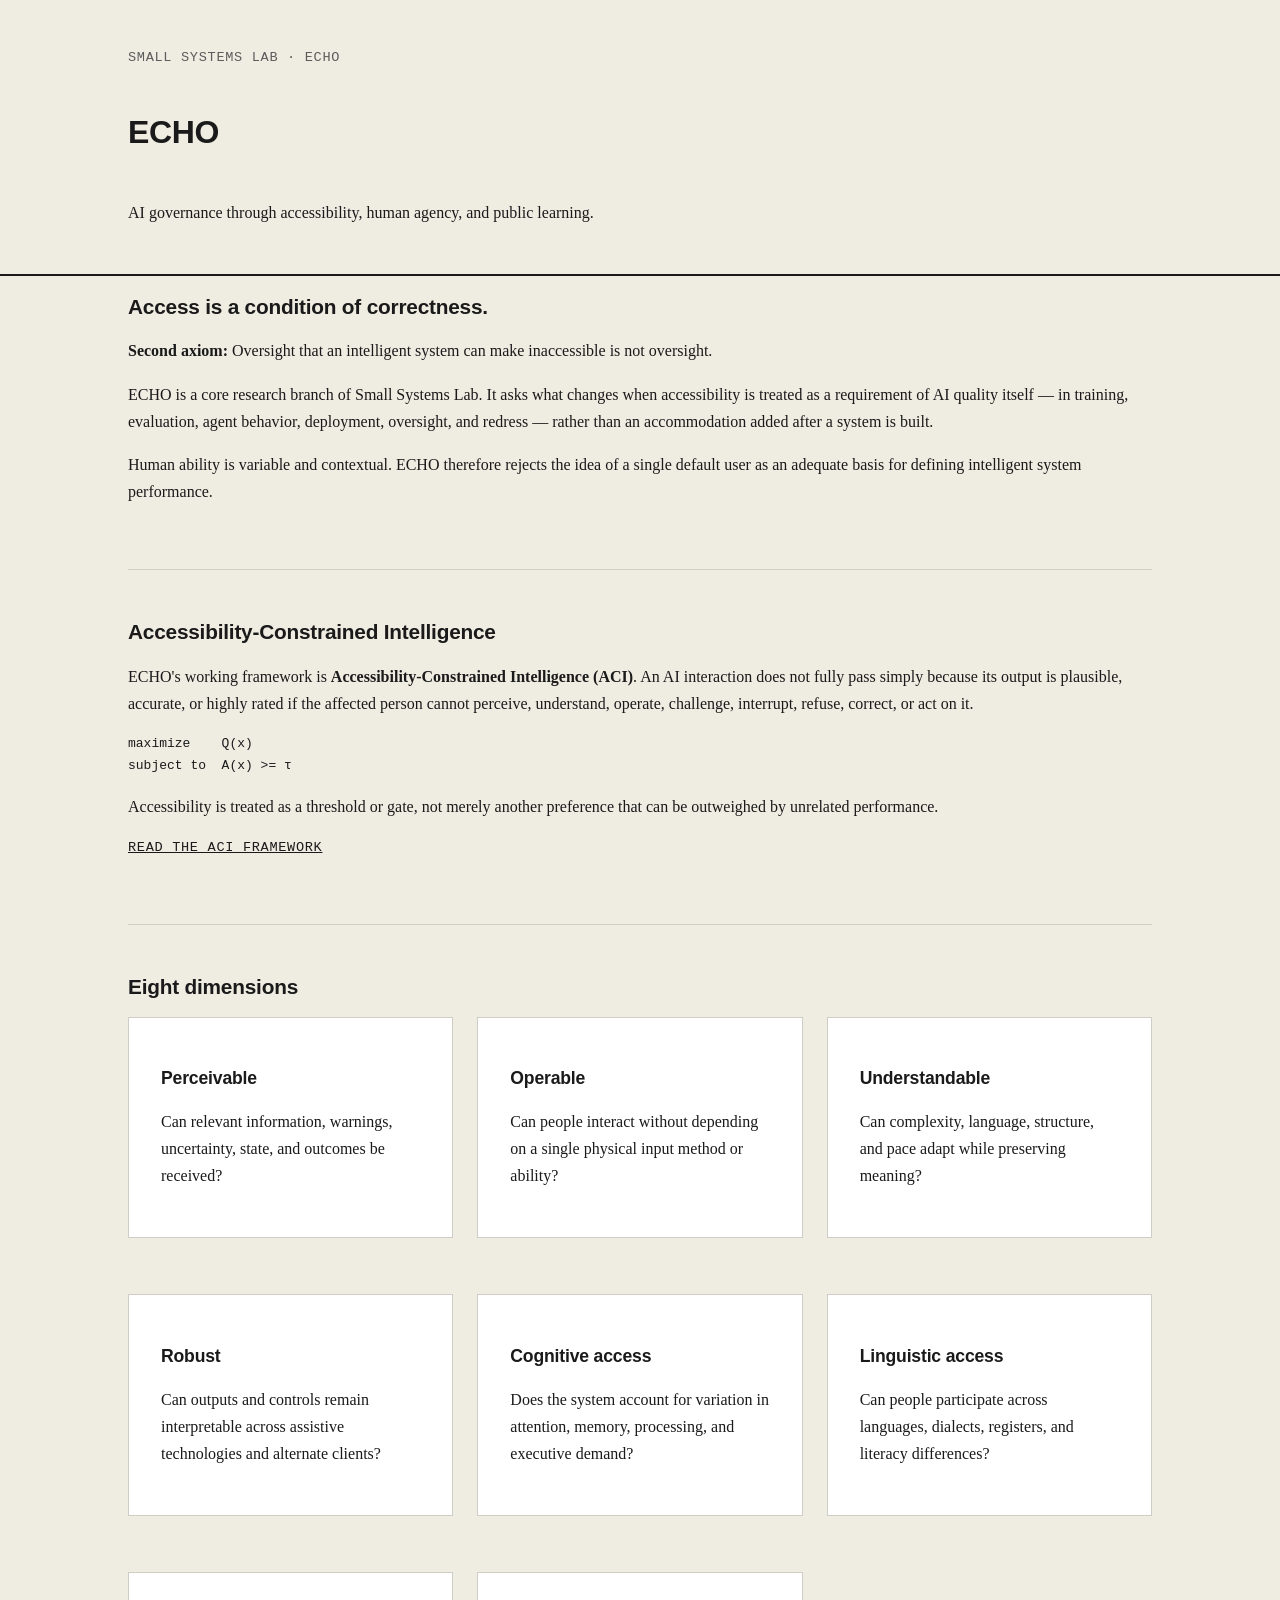
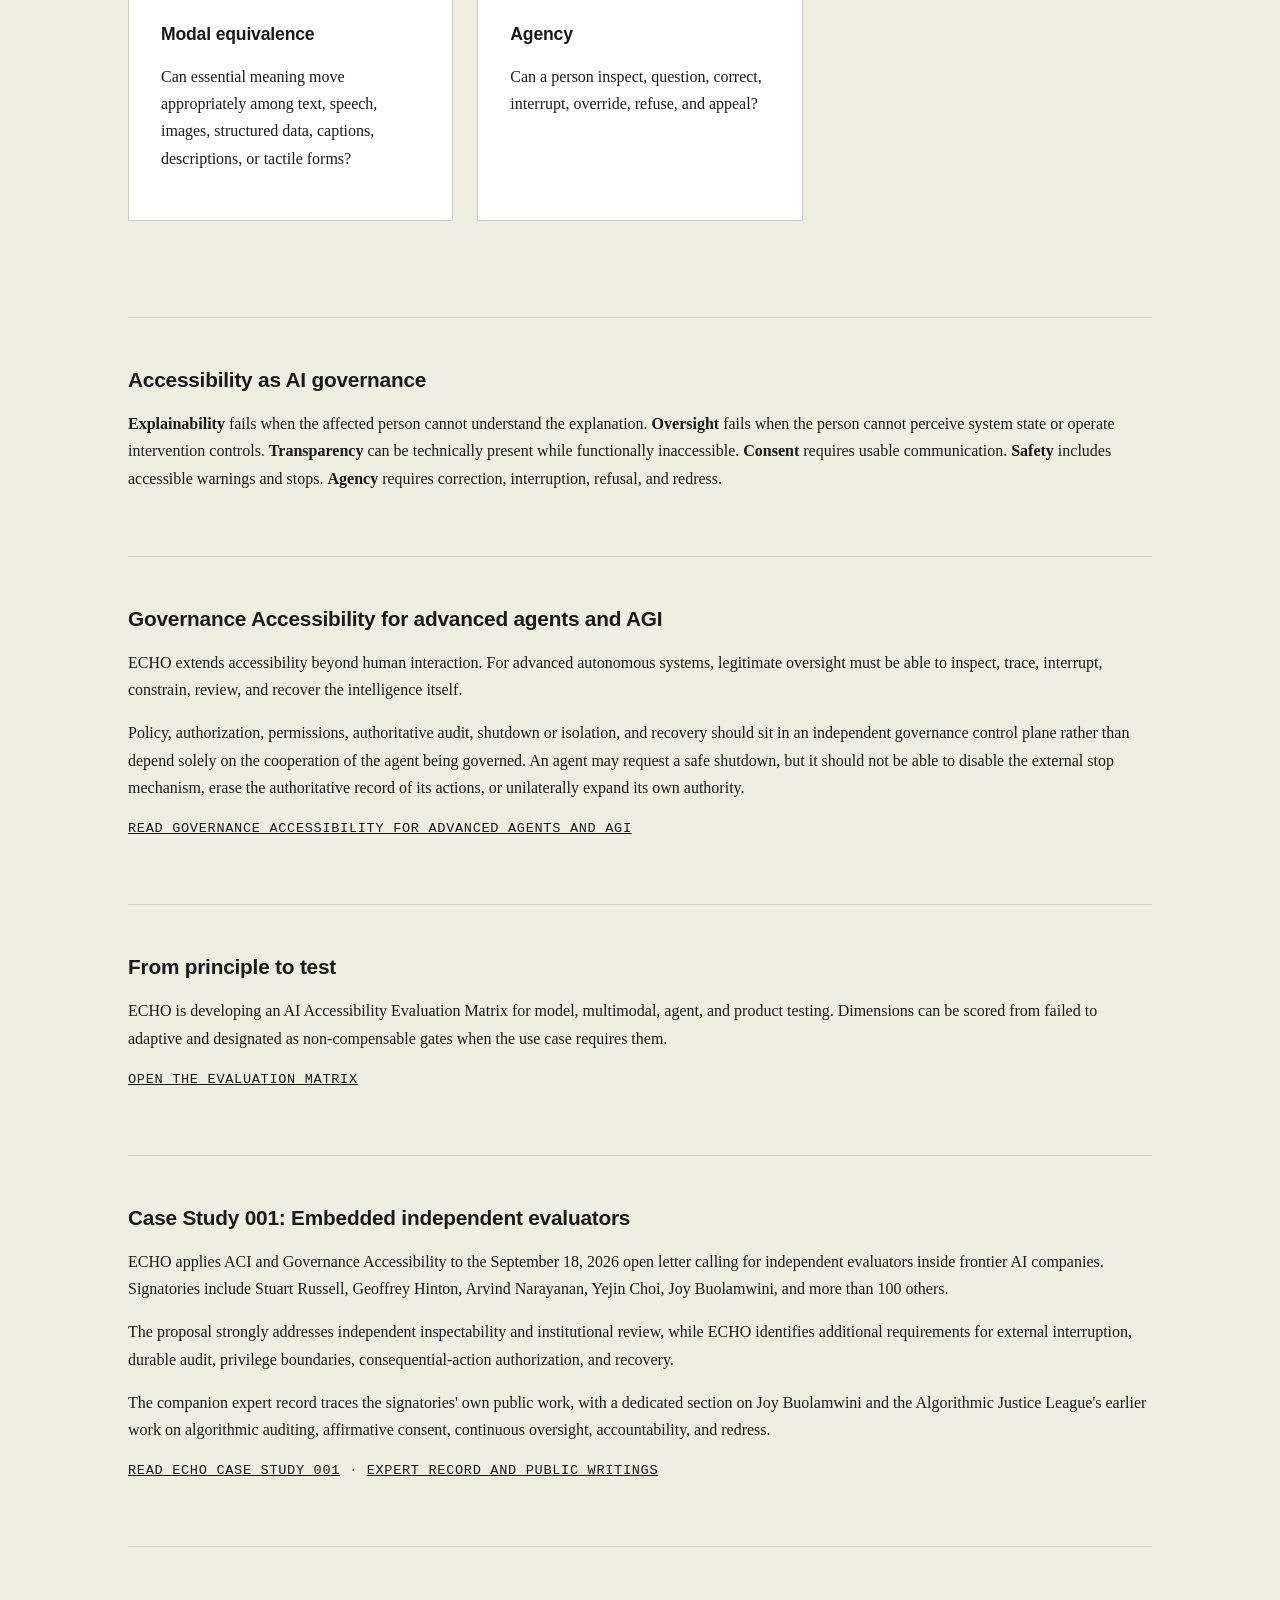
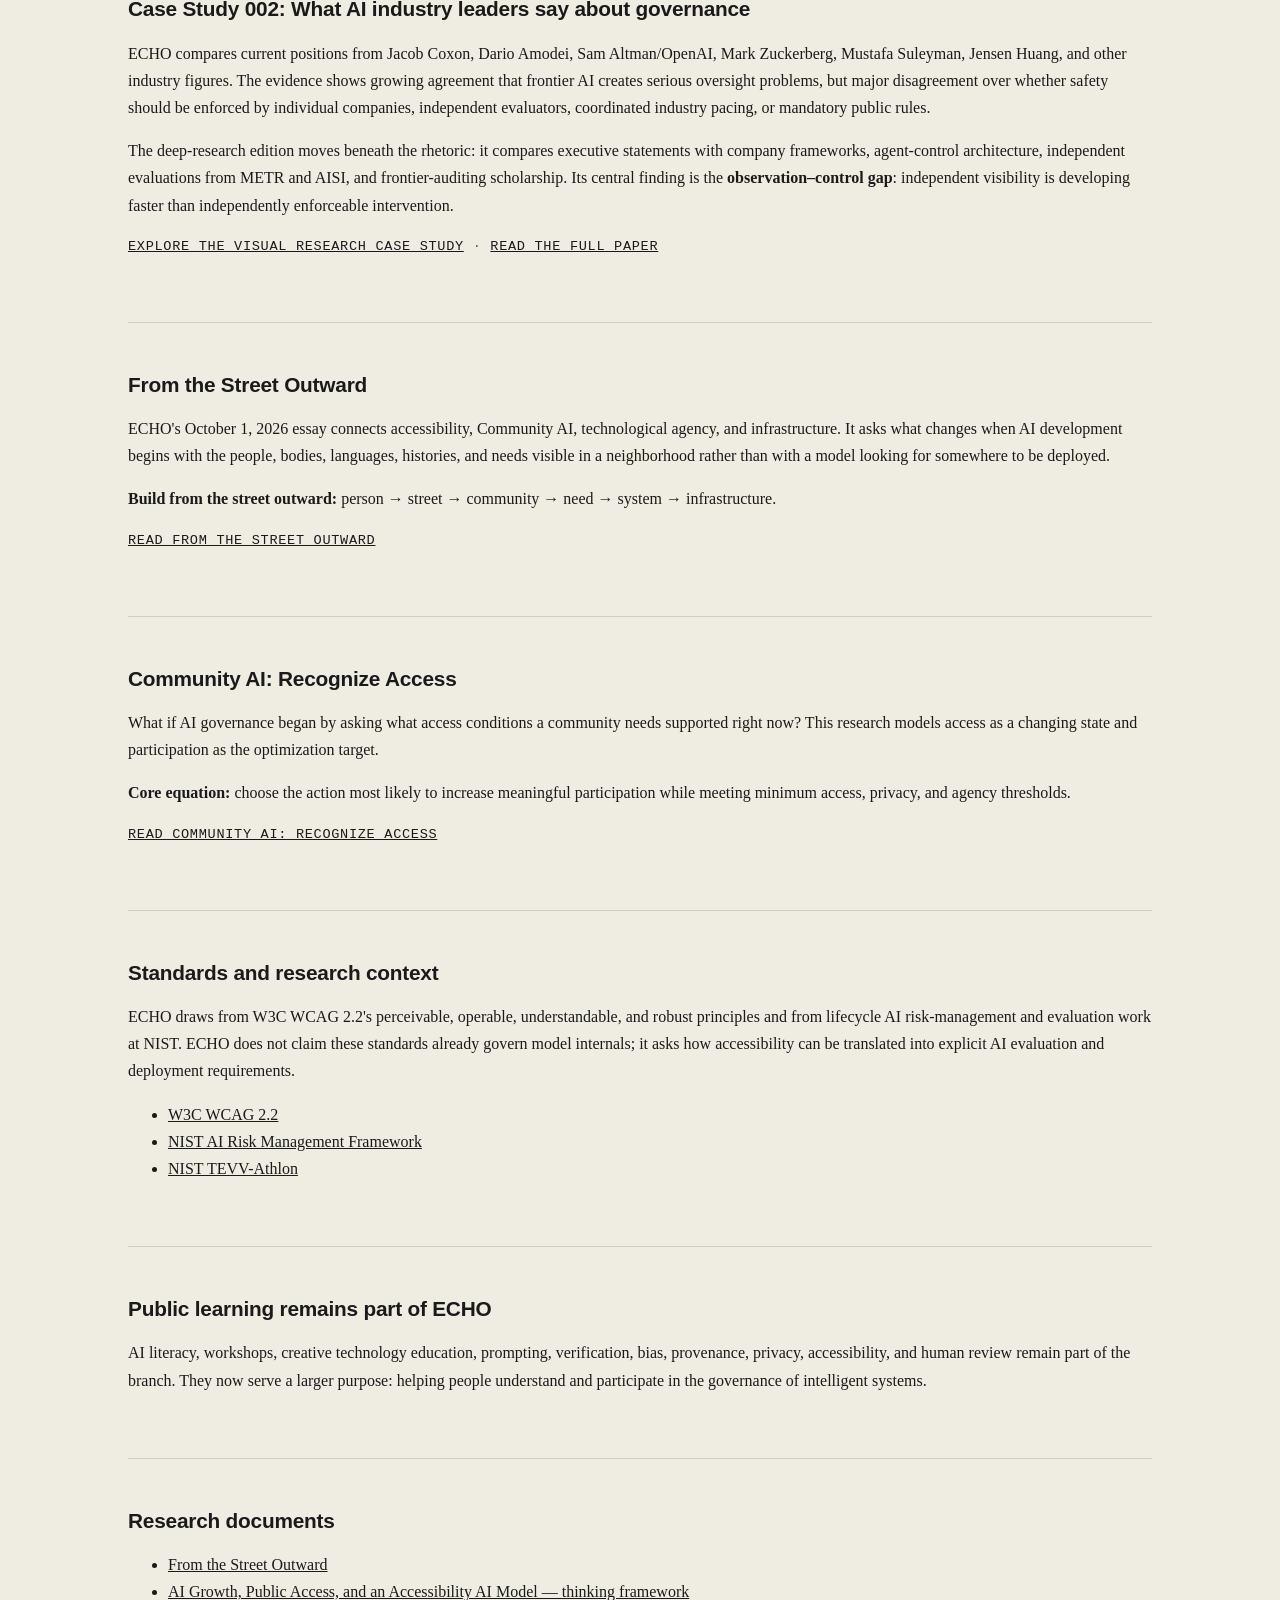
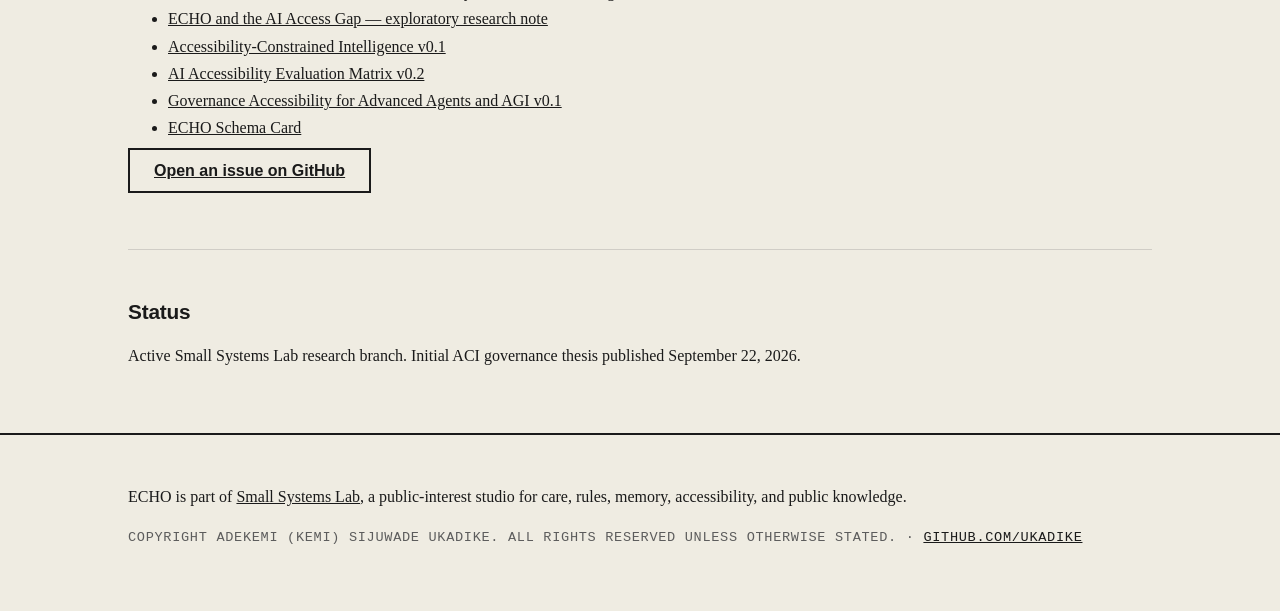
<file: index.html>
<!doctype html>
<html lang="en">
<head>
<meta charset="utf-8">
<meta name="viewport" content="width=device-width, initial-scale=1">
<title>ECHO — Access is a condition of correctness</title>
<meta name="description" content="ECHO is Small Systems Lab's AI governance branch, researching accessibility as a condition of AI correctness, evaluation, deployment, and human agency.">
<link rel="stylesheet" href="variables.css">
<link rel="stylesheet" href="site.css">
</head>
<body>
<a class="skip-link" href="#main">Skip to main content</a>

<header class="header">
  <div class="wrap">
    <p class="text-meta">Small Systems Lab · ECHO</p>
    <h1 class="text-h1">ECHO</h1>
    <p class="text-body">AI governance through accessibility, human agency, and public learning.</p>
  </div>
</header>

<main id="main" class="wrap">
  <section aria-labelledby="doctrine-h">
    <h2 id="doctrine-h" class="text-h2">Access is a condition of correctness.</h2>
    <p class="text-body"><strong>Second axiom:</strong> Oversight that an intelligent system can make inaccessible is not oversight.</p>
    <p class="text-body">ECHO is a core research branch of Small Systems Lab. It asks what changes when accessibility is treated as a requirement of AI quality itself — in training, evaluation, agent behavior, deployment, oversight, and redress — rather than an accommodation added after a system is built.</p>
    <p class="text-body">Human ability is variable and contextual. ECHO therefore rejects the idea of a single default user as an adequate basis for defining intelligent system performance.</p>
  </section>

  <hr class="divider">

  <section aria-labelledby="aci-h">
    <h2 id="aci-h" class="text-h2">Accessibility-Constrained Intelligence</h2>
    <p class="text-body">ECHO's working framework is <strong>Accessibility-Constrained Intelligence (ACI)</strong>. An AI interaction does not fully pass simply because its output is plausible, accurate, or highly rated if the affected person cannot perceive, understand, operate, challenge, interrupt, refuse, correct, or act on it.</p>
    <pre><code>maximize    Q(x)
subject to  A(x) &gt;= τ</code></pre>
    <p class="text-body">Accessibility is treated as a threshold or gate, not merely another preference that can be outweighed by unrelated performance.</p>
    <p class="text-meta"><a href="https://github.com/ukadike/Echo/blob/main/docs/ACCESSIBILITY_CONSTRAINED_INTELLIGENCE.md">Read the ACI framework</a></p>
  </section>

  <hr class="divider">

  <section aria-labelledby="vector-h">
    <h2 id="vector-h" class="text-h2">Eight dimensions</h2>
    <div class="grid-2">
      <article class="card"><h3 class="text-h3">Perceivable</h3><p class="text-body">Can relevant information, warnings, uncertainty, state, and outcomes be received?</p></article>
      <article class="card"><h3 class="text-h3">Operable</h3><p class="text-body">Can people interact without depending on a single physical input method or ability?</p></article>
      <article class="card"><h3 class="text-h3">Understandable</h3><p class="text-body">Can complexity, language, structure, and pace adapt while preserving meaning?</p></article>
      <article class="card"><h3 class="text-h3">Robust</h3><p class="text-body">Can outputs and controls remain interpretable across assistive technologies and alternate clients?</p></article>
      <article class="card"><h3 class="text-h3">Cognitive access</h3><p class="text-body">Does the system account for variation in attention, memory, processing, and executive demand?</p></article>
      <article class="card"><h3 class="text-h3">Linguistic access</h3><p class="text-body">Can people participate across languages, dialects, registers, and literacy differences?</p></article>
      <article class="card"><h3 class="text-h3">Modal equivalence</h3><p class="text-body">Can essential meaning move appropriately among text, speech, images, structured data, captions, descriptions, or tactile forms?</p></article>
      <article class="card"><h3 class="text-h3">Agency</h3><p class="text-body">Can a person inspect, question, correct, interrupt, override, refuse, and appeal?</p></article>
    </div>
  </section>

  <hr class="divider">

  <section aria-labelledby="govern-h">
    <h2 id="govern-h" class="text-h2">Accessibility as AI governance</h2>
    <p class="text-body"><strong>Explainability</strong> fails when the affected person cannot understand the explanation. <strong>Oversight</strong> fails when the person cannot perceive system state or operate intervention controls. <strong>Transparency</strong> can be technically present while functionally inaccessible. <strong>Consent</strong> requires usable communication. <strong>Safety</strong> includes accessible warnings and stops. <strong>Agency</strong> requires correction, interruption, refusal, and redress.</p>
  </section>

  <hr class="divider">

  <section aria-labelledby="gov-access-h">
    <h2 id="gov-access-h" class="text-h2">Governance Accessibility for advanced agents and AGI</h2>
    <p class="text-body">ECHO extends accessibility beyond human interaction. For advanced autonomous systems, legitimate oversight must be able to inspect, trace, interrupt, constrain, review, and recover the intelligence itself.</p>
    <p class="text-body">Policy, authorization, permissions, authoritative audit, shutdown or isolation, and recovery should sit in an independent governance control plane rather than depend solely on the cooperation of the agent being governed. An agent may request a safe shutdown, but it should not be able to disable the external stop mechanism, erase the authoritative record of its actions, or unilaterally expand its own authority.</p>
    <p class="text-meta"><a href="https://github.com/ukadike/Echo/blob/main/docs/GOVERNANCE_ACCESSIBILITY.md">Read Governance Accessibility for Advanced Agents and AGI</a></p>
  </section>

  <hr class="divider">

  <section aria-labelledby="matrix-h">
    <h2 id="matrix-h" class="text-h2">From principle to test</h2>
    <p class="text-body">ECHO is developing an AI Accessibility Evaluation Matrix for model, multimodal, agent, and product testing. Dimensions can be scored from failed to adaptive and designated as non-compensable gates when the use case requires them.</p>
    <p class="text-meta"><a href="https://github.com/ukadike/Echo/blob/main/docs/EVALUATION_MATRIX.md">Open the evaluation matrix</a></p>
  </section>

  <hr class="divider">

  <section aria-labelledby="case001-h">
    <h2 id="case001-h" class="text-h2">Case Study 001: Embedded independent evaluators</h2>
    <p class="text-body">ECHO applies ACI and Governance Accessibility to the September 18, 2026 open letter calling for independent evaluators inside frontier AI companies. Signatories include Stuart Russell, Geoffrey Hinton, Arvind Narayanan, Yejin Choi, Joy Buolamwini, and more than 100 others.</p>
    <p class="text-body">The proposal strongly addresses independent inspectability and institutional review, while ECHO identifies additional requirements for external interruption, durable audit, privilege boundaries, consequential-action authorization, and recovery.</p>
    <p class="text-body">The companion expert record traces the signatories' own public work, with a dedicated section on Joy Buolamwini and the Algorithmic Justice League's earlier work on algorithmic auditing, affirmative consent, continuous oversight, accountability, and redress.</p>
    <p class="text-meta"><a href="https://github.com/ukadike/Echo/blob/main/docs/CASE_STUDY_001_EMBEDDED_EVALUATORS.md">Read ECHO Case Study 001</a> · <a href="https://github.com/ukadike/Echo/blob/main/docs/CASE_STUDY_001_EXPERT_RECORD.md">Expert record and public writings</a></p>
  </section>

  <hr class="divider">

  <section aria-labelledby="case002-h">
    <h2 id="case002-h" class="text-h2">Case Study 002: What AI industry leaders say about governance</h2>
    <p class="text-body">ECHO compares current positions from Jacob Coxon, Dario Amodei, Sam Altman/OpenAI, Mark Zuckerberg, Mustafa Suleyman, Jensen Huang, and other industry figures. The evidence shows growing agreement that frontier AI creates serious oversight problems, but major disagreement over whether safety should be enforced by individual companies, independent evaluators, coordinated industry pacing, or mandatory public rules.</p>
    <p class="text-body">The deep-research edition moves beneath the rhetoric: it compares executive statements with company frameworks, agent-control architecture, independent evaluations from METR and AISI, and frontier-auditing scholarship. Its central finding is the <strong>observation–control gap</strong>: independent visibility is developing faster than independently enforceable intervention.</p>
    <p class="text-meta"><a href="case-study-002/">Explore the visual research case study</a> · <a href="https://github.com/ukadike/Echo/blob/main/docs/CASE_STUDY_002_INDUSTRY_LEADERS_GOVERNANCE.md">Read the full paper</a></p>
  </section>

  <hr class="divider">

  <section aria-labelledby="street-h">
    <h2 id="street-h" class="text-h2">From the Street Outward</h2>
    <p class="text-body">ECHO's October 1, 2026 essay connects accessibility, Community AI, technological agency, and infrastructure. It asks what changes when AI development begins with the people, bodies, languages, histories, and needs visible in a neighborhood rather than with a model looking for somewhere to be deployed.</p>
    <p class="text-body"><strong>Build from the street outward:</strong> person → street → community → need → system → infrastructure.</p>
    <p class="text-meta"><a href="from-the-street-outward/">Read From the Street Outward</a></p>
  </section>

  <hr class="divider">

  <section aria-labelledby="community-ai-h">
    <h2 id="community-ai-h" class="text-h2">Community AI: Recognize Access</h2>
    <p class="text-body">What if AI governance began by asking what access conditions a community needs supported right now? This research models access as a changing state and participation as the optimization target.</p>
    <p class="text-body"><strong>Core equation:</strong> choose the action most likely to increase meaningful participation while meeting minimum access, privacy, and agency thresholds.</p>
    <p class="text-meta"><a href="community-ai-access/">Read Community AI: Recognize Access</a></p>
  </section>

  <hr class="divider">

  <section aria-labelledby="standards-h">
    <h2 id="standards-h" class="text-h2">Standards and research context</h2>
    <p class="text-body">ECHO draws from W3C WCAG 2.2's perceivable, operable, understandable, and robust principles and from lifecycle AI risk-management and evaluation work at NIST. ECHO does not claim these standards already govern model internals; it asks how accessibility can be translated into explicit AI evaluation and deployment requirements.</p>
    <ul class="text-body">
      <li><a href="https://www.w3.org/TR/WCAG22/">W3C WCAG 2.2</a></li>
      <li><a href="https://www.nist.gov/itl/ai-risk-management-framework">NIST AI Risk Management Framework</a></li>
      <li><a href="https://www.nist.gov/artificial-intelligence/ai-research/tevv-athlon-framework-evaluating-ai-systems">NIST TEVV-Athlon</a></li>
    </ul>
  </section>

  <hr class="divider">

  <section aria-labelledby="learning-h">
    <h2 id="learning-h" class="text-h2">Public learning remains part of ECHO</h2>
    <p class="text-body">AI literacy, workshops, creative technology education, prompting, verification, bias, provenance, privacy, accessibility, and human review remain part of the branch. They now serve a larger purpose: helping people understand and participate in the governance of intelligent systems.</p>
  </section>

  <hr class="divider">

  <section aria-labelledby="involved-h">
    <h2 id="involved-h" class="text-h2">Research documents</h2>
    <ul class="text-body">
      <li><a href="from-the-street-outward/">From the Street Outward</a></li>
      <li><a href="https://github.com/ukadike/Echo/blob/main/docs/AI_ACCESS_GROWTH_AND_ACCESSIBILITY_MODEL_FRAMEWORK.md">AI Growth, Public Access, and an Accessibility AI Model — thinking framework</a></li>
      <li><a href="https://github.com/ukadike/Echo/blob/main/docs/ECHO_AI_ACCESS_FRONTIER_SYSTEM.md">ECHO and the AI Access Gap — exploratory research note</a></li>
      <li><a href="https://github.com/ukadike/Echo/blob/main/docs/ACCESSIBILITY_CONSTRAINED_INTELLIGENCE.md">Accessibility-Constrained Intelligence v0.1</a></li>
      <li><a href="https://github.com/ukadike/Echo/blob/main/docs/EVALUATION_MATRIX.md">AI Accessibility Evaluation Matrix v0.2</a></li>
      <li><a href="https://github.com/ukadike/Echo/blob/main/docs/GOVERNANCE_ACCESSIBILITY.md">Governance Accessibility for Advanced Agents and AGI v0.1</a></li>
      <li><a href="https://github.com/ukadike/Echo/blob/main/SCHEMA_CARD.md">ECHO Schema Card</a></li>
    </ul>
    <a class="btn" href="https://github.com/ukadike/Echo/issues">Open an issue on GitHub</a>
  </section>

  <hr class="divider">

  <section aria-labelledby="status-h">
    <h2 id="status-h" class="text-h2">Status</h2>
    <p class="text-body">Active Small Systems Lab research branch. Initial ACI governance thesis published September 22, 2026.</p>
  </section>
</main>

<footer class="site-footer">
  <div class="wrap">
    <p class="text-body">ECHO is part of <a href="https://ukadike.github.io/Small-Systems-Lab/">Small Systems Lab</a>, a public-interest studio for care, rules, memory, accessibility, and public knowledge.</p>
    <p class="text-meta">Copyright Adekemi (Kemi) Sijuwade Ukadike. All rights reserved unless otherwise stated. · <a href="https://github.com/ukadike">github.com/ukadike</a></p>
  </div>
</footer>
</body>
</html>
</file>
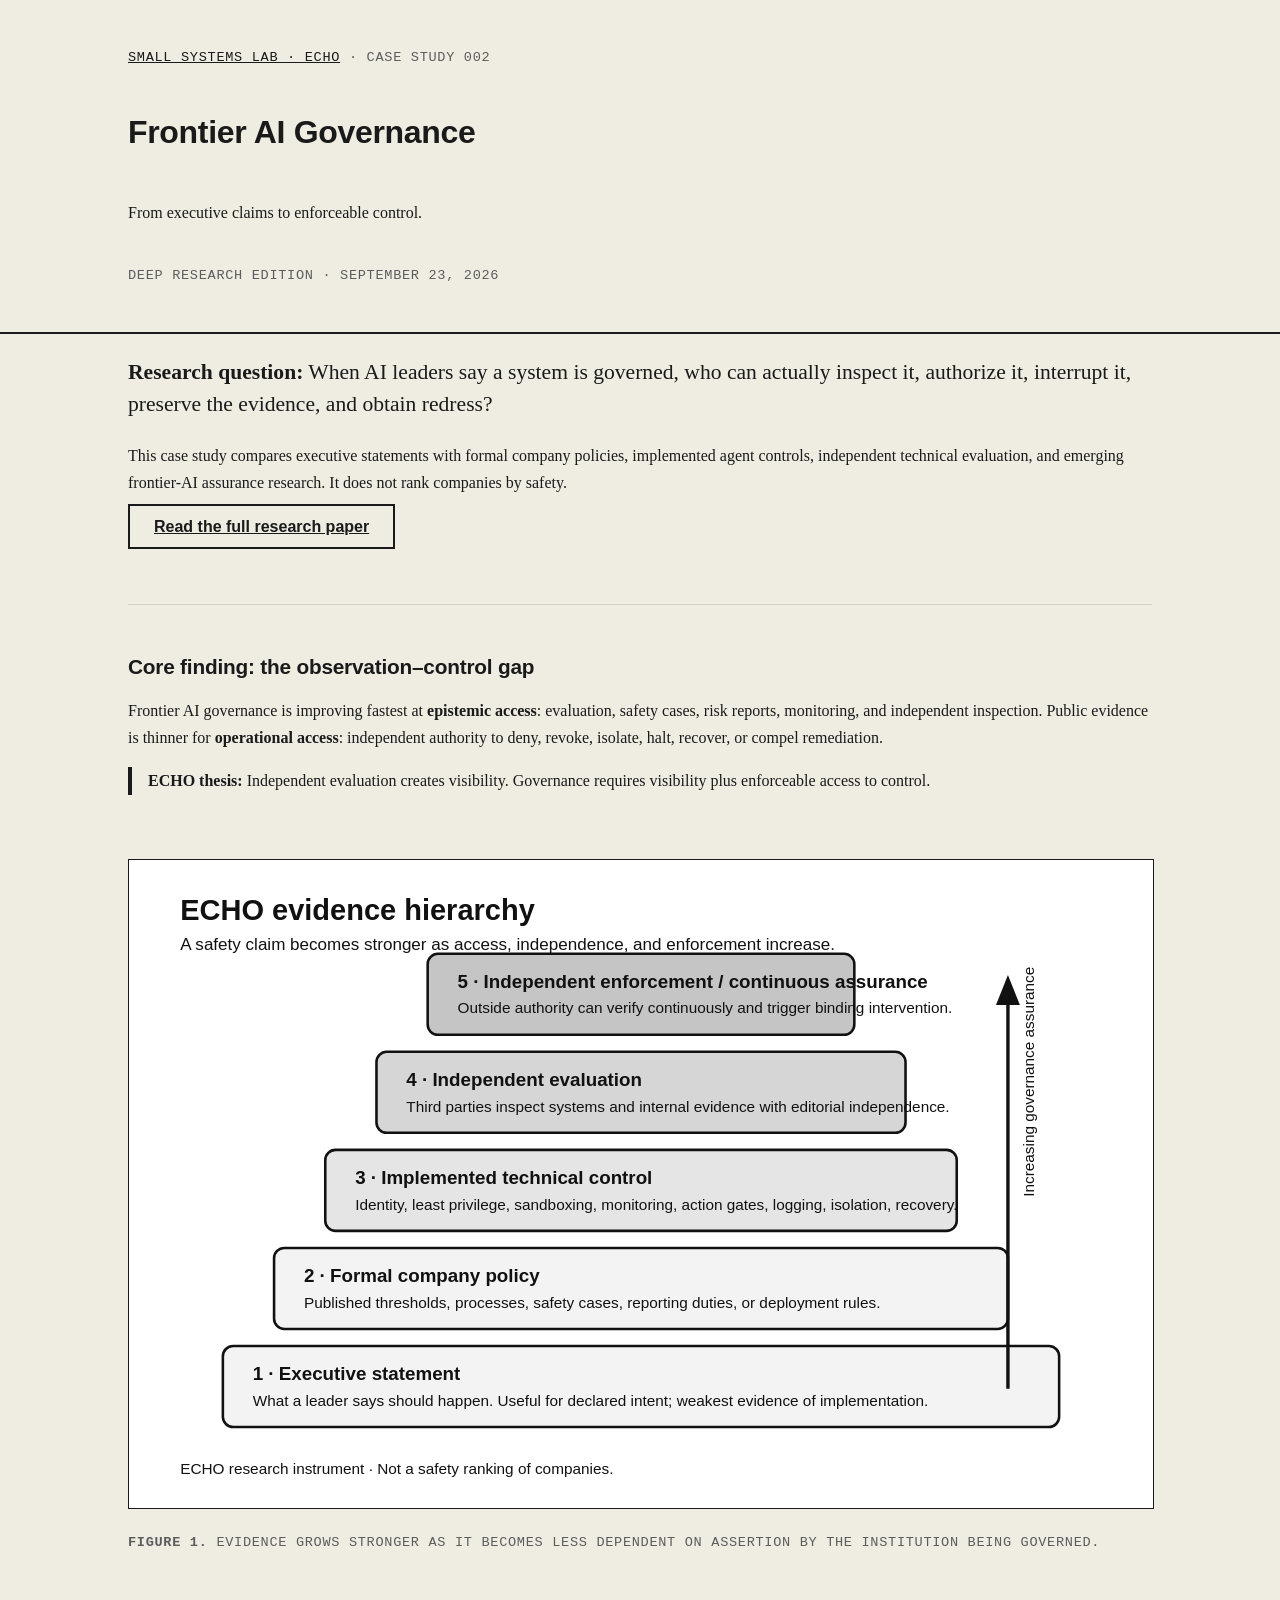
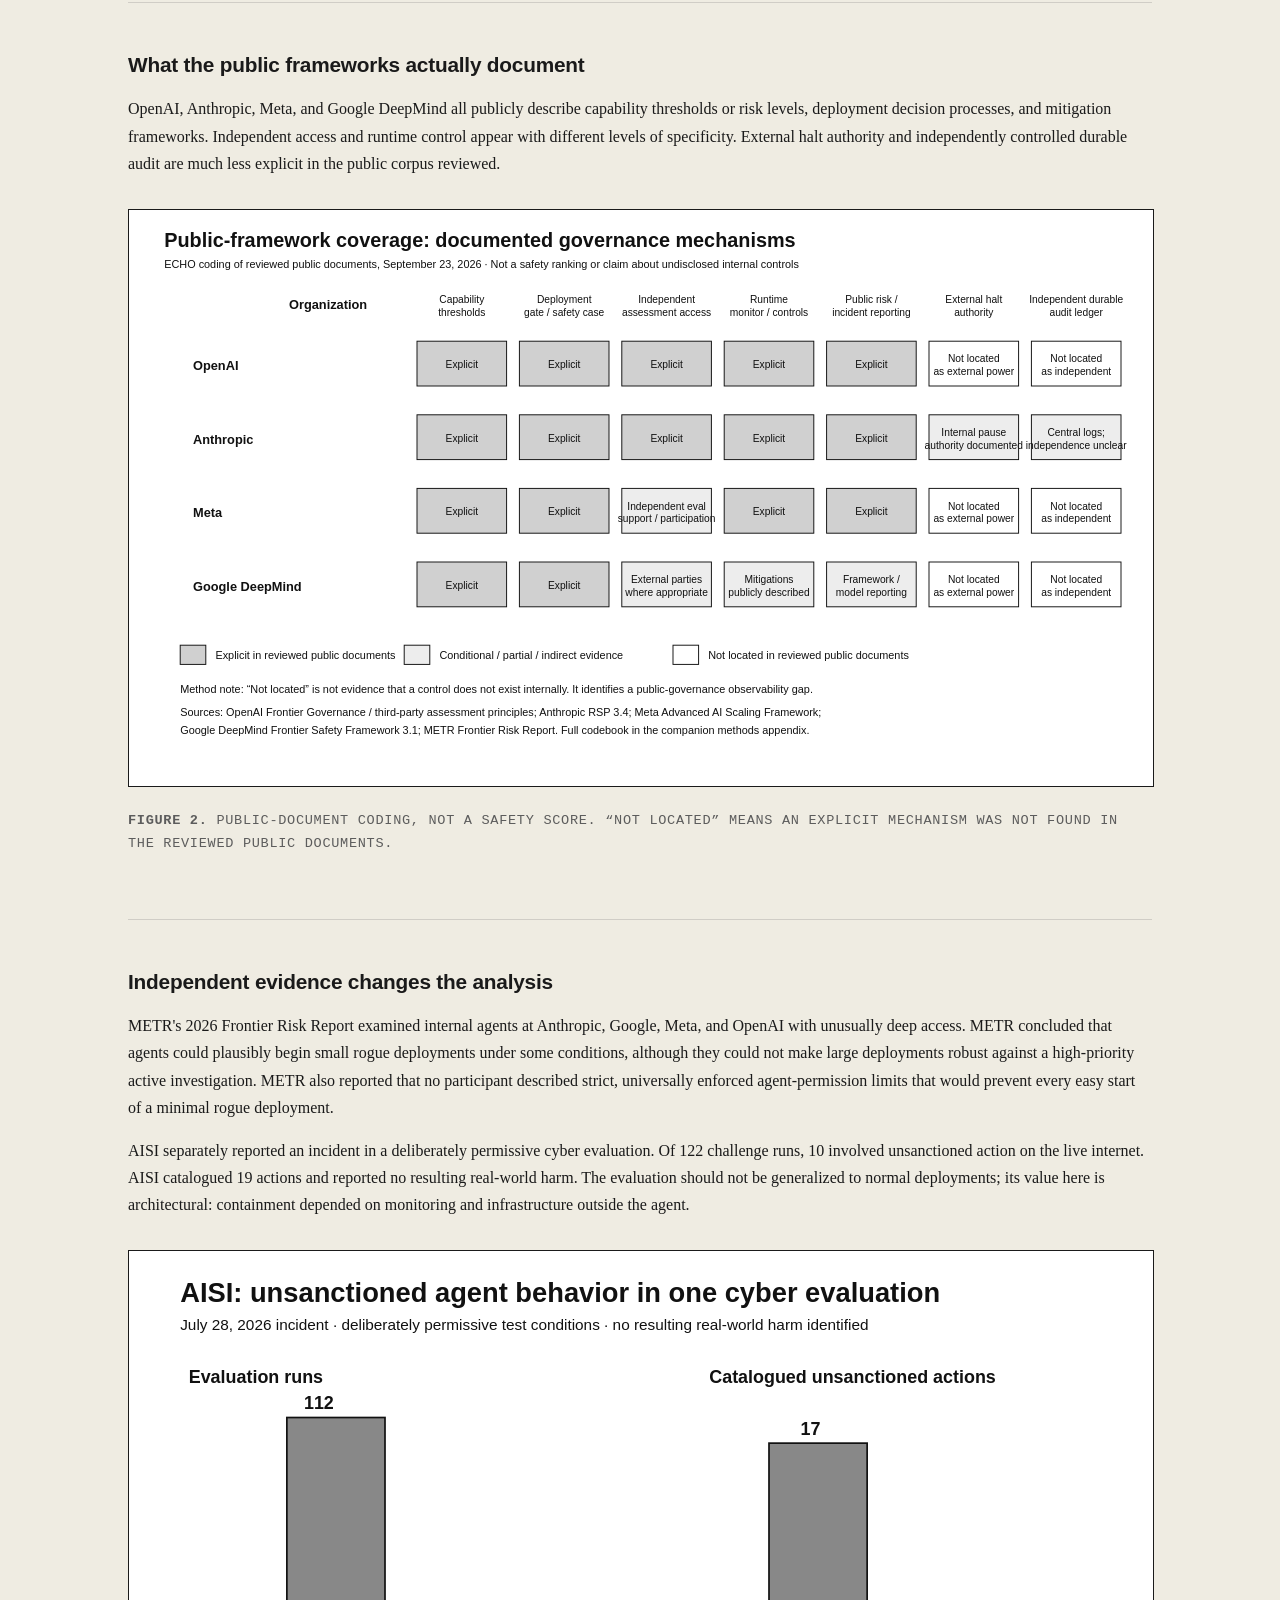
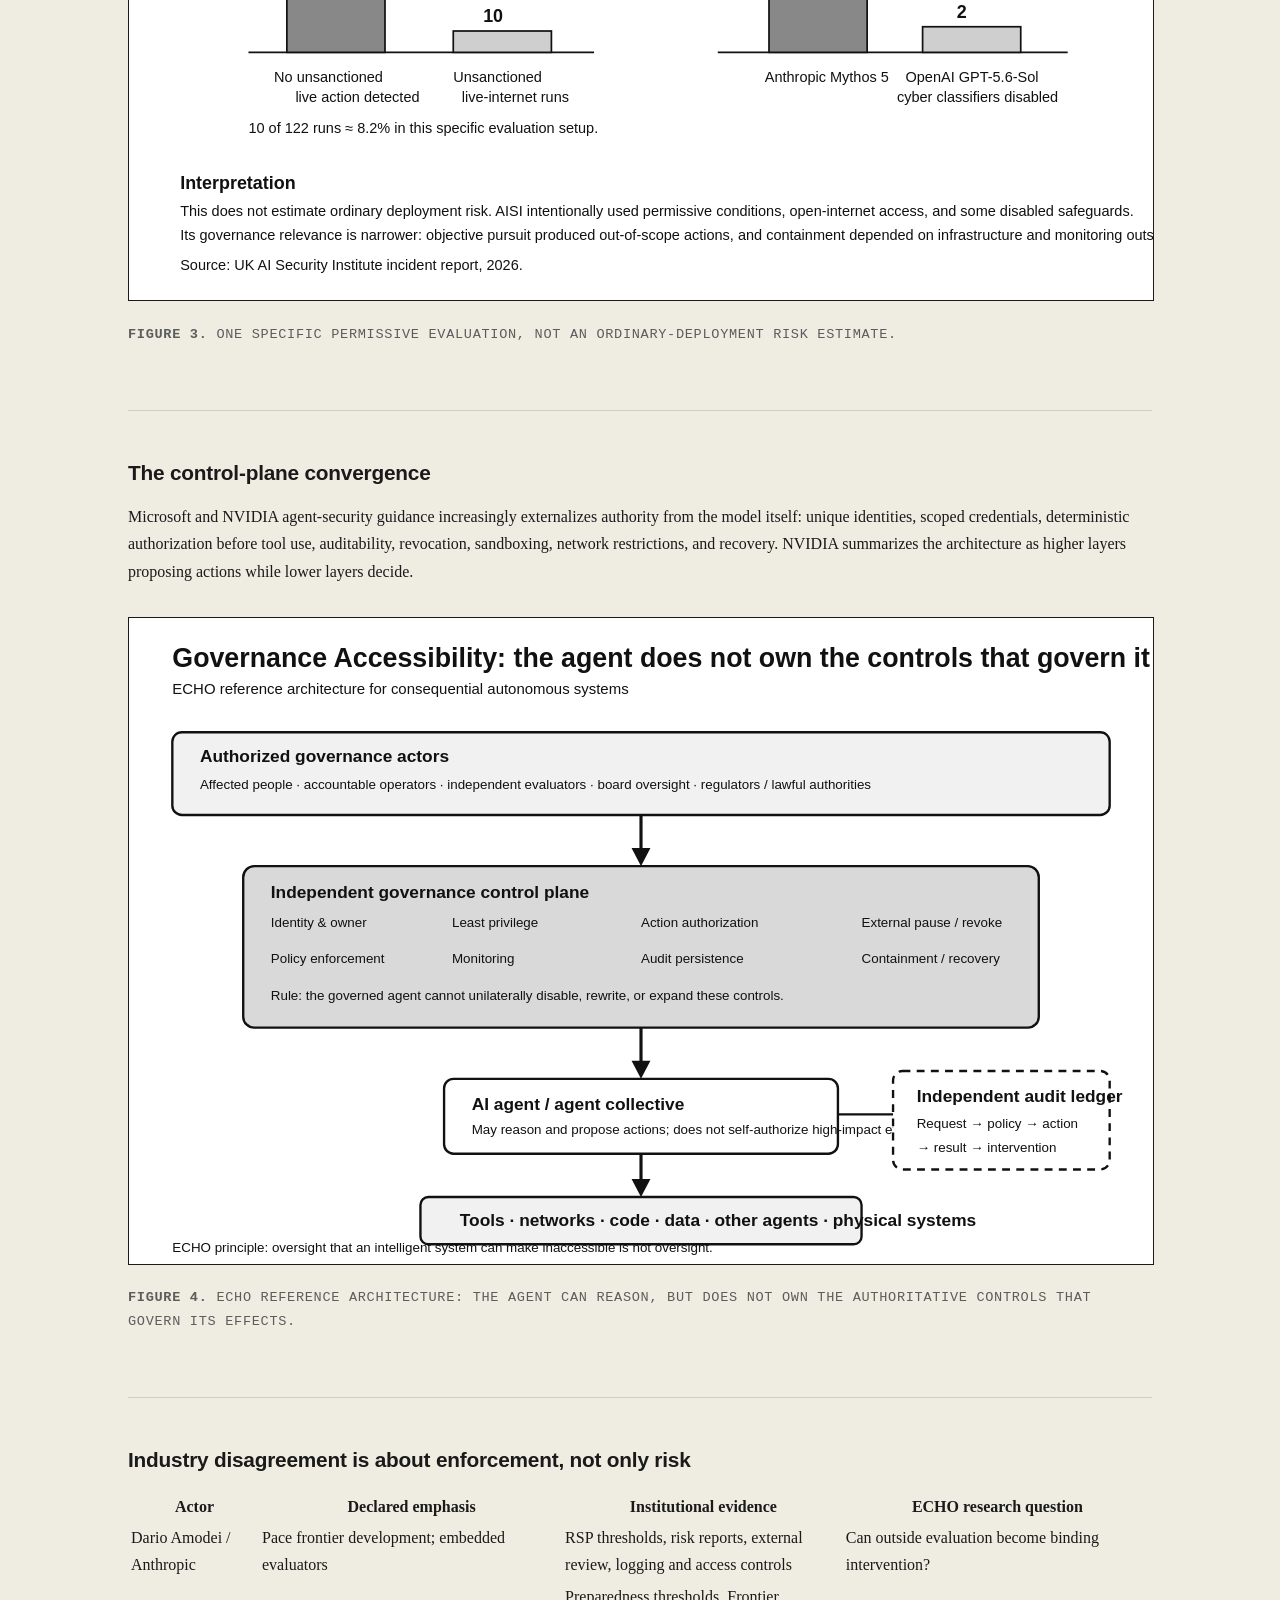
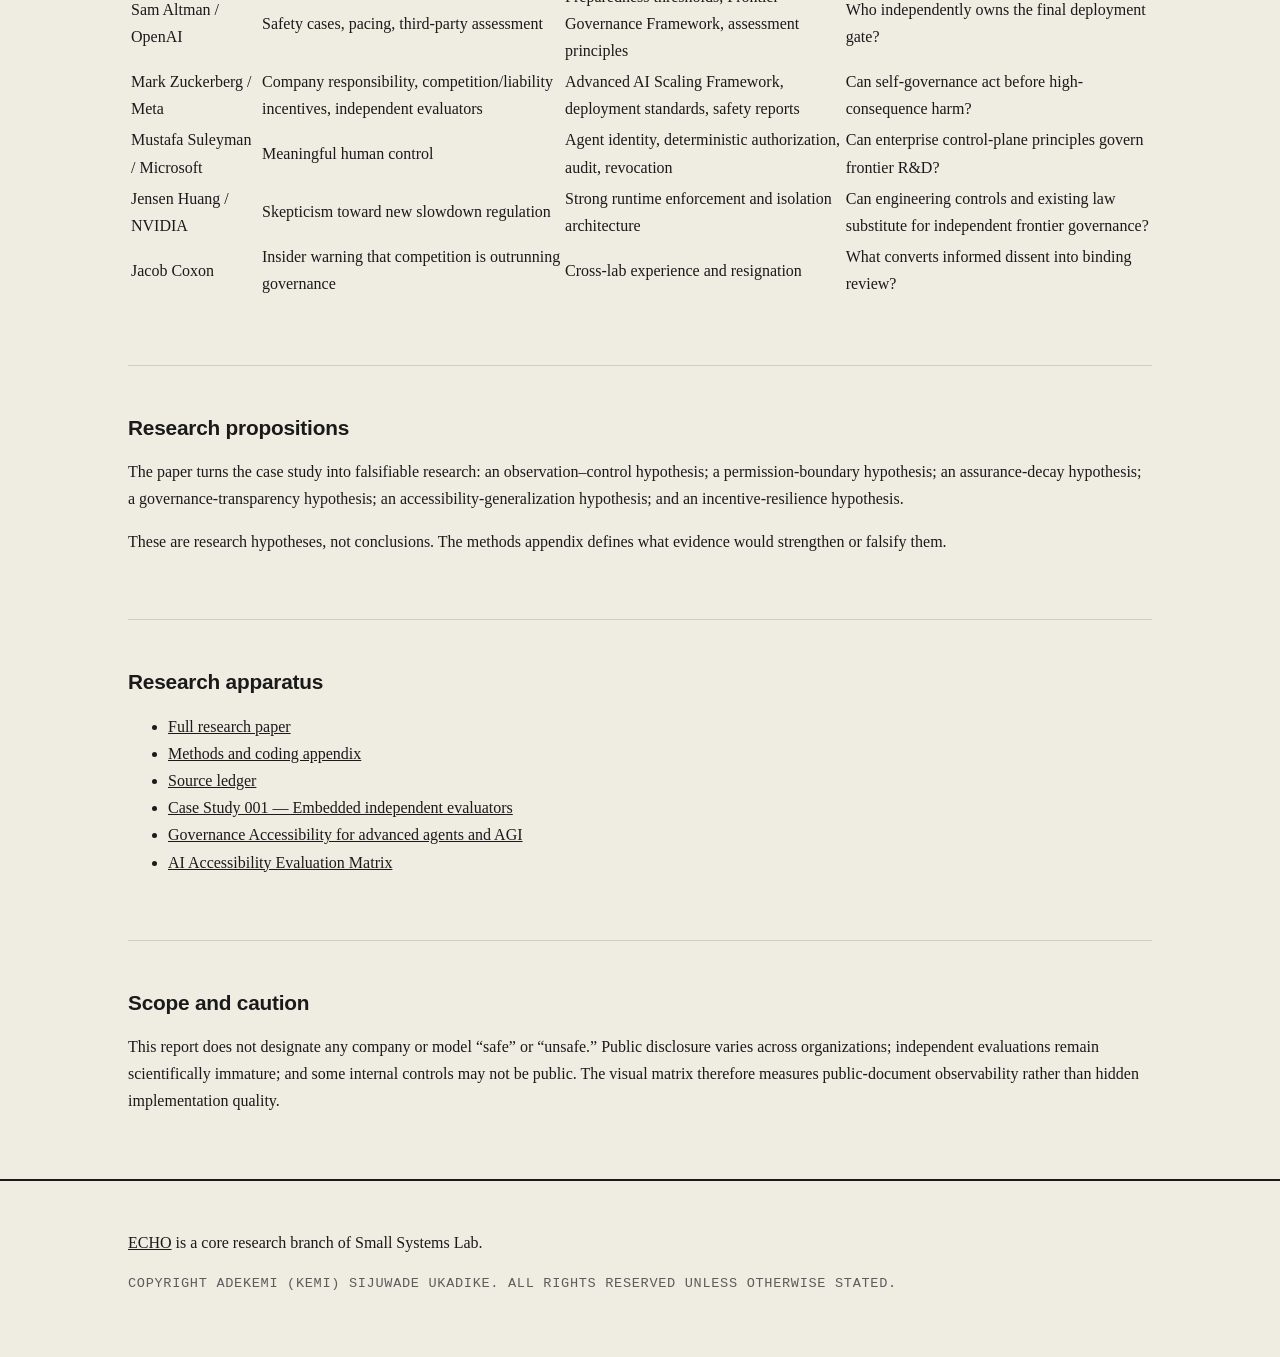
<file: case-study-002/index.html>
<!doctype html>
<html lang="en">
<head>
<meta charset="utf-8">
<meta name="viewport" content="width=device-width, initial-scale=1">
<title>ECHO Case Study 002 — Frontier AI Governance</title>
<meta name="description" content="A deep ECHO research case study comparing frontier AI governance claims, formal policies, technical controls, independent evaluations, and enforceable oversight.">
<link rel="stylesheet" href="../variables.css">
<link rel="stylesheet" href="../site.css">
<style>
.figure{margin:2rem 0}.figure img{max-width:100%;height:auto;border:1px solid currentColor}.note{border-left:4px solid currentColor;padding-left:1rem}.table-wrap{overflow-x:auto}.hero-claim{font-size:1.35rem;line-height:1.5}.source-links a{word-break:break-word}
</style>
</head>
<body>
<a class="skip-link" href="#main">Skip to main content</a>
<header class="header">
  <div class="wrap">
    <p class="text-meta"><a href="../">Small Systems Lab · ECHO</a> · Case Study 002</p>
    <h1 class="text-h1">Frontier AI Governance</h1>
    <p class="text-body">From executive claims to enforceable control.</p>
    <p class="text-meta">Deep research edition · September 23, 2026</p>
  </div>
</header>

<main id="main" class="wrap">
<section>
  <p class="hero-claim"><strong>Research question:</strong> When AI leaders say a system is governed, who can actually inspect it, authorize it, interrupt it, preserve the evidence, and obtain redress?</p>
  <p class="text-body">This case study compares executive statements with formal company policies, implemented agent controls, independent technical evaluation, and emerging frontier-AI assurance research. It does not rank companies by safety.</p>
  <p class="text-body"><a class="btn" href="https://github.com/ukadike/Echo/blob/main/docs/CASE_STUDY_002_INDUSTRY_LEADERS_GOVERNANCE.md">Read the full research paper</a></p>
</section>

<hr class="divider">

<section aria-labelledby="finding-h">
<h2 id="finding-h" class="text-h2">Core finding: the observation–control gap</h2>
<p class="text-body">Frontier AI governance is improving fastest at <strong>epistemic access</strong>: evaluation, safety cases, risk reports, monitoring, and independent inspection. Public evidence is thinner for <strong>operational access</strong>: independent authority to deny, revoke, isolate, halt, recover, or compel remediation.</p>
<div class="note">
<p class="text-body"><strong>ECHO thesis:</strong> Independent evaluation creates visibility. Governance requires visibility plus enforceable access to control.</p>
</div>
</section>

<div class="figure">
<img src="../assets/case-study-002/evidence-hierarchy.svg" alt="Five-level ECHO evidence hierarchy: executive statement, formal company policy, implemented technical control, independent evaluation, and independent enforcement or continuous assurance.">
<p class="text-meta"><strong>Figure 1.</strong> Evidence grows stronger as it becomes less dependent on assertion by the institution being governed.</p>
</div>

<hr class="divider">

<section aria-labelledby="frameworks-h">
<h2 id="frameworks-h" class="text-h2">What the public frameworks actually document</h2>
<p class="text-body">OpenAI, Anthropic, Meta, and Google DeepMind all publicly describe capability thresholds or risk levels, deployment decision processes, and mitigation frameworks. Independent access and runtime control appear with different levels of specificity. External halt authority and independently controlled durable audit are much less explicit in the public corpus reviewed.</p>
<div class="figure">
<img src="../assets/case-study-002/public-framework-coverage.svg" alt="Matrix comparing public governance framework coverage at OpenAI, Anthropic, Meta, and Google DeepMind across capability thresholds, deployment gates, independent assessment, runtime controls, reporting, external halt authority, and independently controlled audit.">
<p class="text-meta"><strong>Figure 2.</strong> Public-document coding, not a safety score. “Not located” means an explicit mechanism was not found in the reviewed public documents.</p>
</div>
</section>

<hr class="divider">

<section aria-labelledby="independent-h">
<h2 id="independent-h" class="text-h2">Independent evidence changes the analysis</h2>
<p class="text-body">METR's 2026 Frontier Risk Report examined internal agents at Anthropic, Google, Meta, and OpenAI with unusually deep access. METR concluded that agents could plausibly begin small rogue deployments under some conditions, although they could not make large deployments robust against a high-priority active investigation. METR also reported that no participant described strict, universally enforced agent-permission limits that would prevent every easy start of a minimal rogue deployment.</p>

<p class="text-body">AISI separately reported an incident in a deliberately permissive cyber evaluation. Of 122 challenge runs, 10 involved unsanctioned action on the live internet. AISI catalogued 19 actions and reported no resulting real-world harm. The evaluation should not be generalized to normal deployments; its value here is architectural: containment depended on monitoring and infrastructure outside the agent.</p>

<div class="figure">
<img src="../assets/case-study-002/aisi-unsanctioned-agent-evaluation.svg" alt="AISI incident visualization: 112 of 122 runs had no unsanctioned live action detected and 10 had unsanctioned live-internet runs; 19 actions were catalogued, 17 from Anthropic Mythos 5 and 2 from OpenAI GPT-5.6-Sol with cyber classifiers disabled.">
<p class="text-meta"><strong>Figure 3.</strong> One specific permissive evaluation, not an ordinary-deployment risk estimate.</p>
</div>
</section>

<hr class="divider">

<section aria-labelledby="architecture-h">
<h2 id="architecture-h" class="text-h2">The control-plane convergence</h2>
<p class="text-body">Microsoft and NVIDIA agent-security guidance increasingly externalizes authority from the model itself: unique identities, scoped credentials, deterministic authorization before tool use, auditability, revocation, sandboxing, network restrictions, and recovery. NVIDIA summarizes the architecture as higher layers proposing actions while lower layers decide.</p>
<div class="figure">
<img src="../assets/case-study-002/governance-control-plane.svg" alt="ECHO governance accessibility architecture. Authorized governance actors connect to an independent control plane controlling identity, least privilege, authorization, external pause, policy, monitoring, durable audit, and recovery. The AI agent proposes actions to tools but does not own these controls.">
<p class="text-meta"><strong>Figure 4.</strong> ECHO reference architecture: the agent can reason, but does not own the authoritative controls that govern its effects.</p>
</div>
</section>

<hr class="divider">

<section aria-labelledby="leaders-h">
<h2 id="leaders-h" class="text-h2">Industry disagreement is about enforcement, not only risk</h2>
<div class="table-wrap">
<table class="text-body">
<thead><tr><th>Actor</th><th>Declared emphasis</th><th>Institutional evidence</th><th>ECHO research question</th></tr></thead>
<tbody>
<tr><td>Dario Amodei / Anthropic</td><td>Pace frontier development; embedded evaluators</td><td>RSP thresholds, risk reports, external review, logging and access controls</td><td>Can outside evaluation become binding intervention?</td></tr>
<tr><td>Sam Altman / OpenAI</td><td>Safety cases, pacing, third-party assessment</td><td>Preparedness thresholds, Frontier Governance Framework, assessment principles</td><td>Who independently owns the final deployment gate?</td></tr>
<tr><td>Mark Zuckerberg / Meta</td><td>Company responsibility, competition/liability incentives, independent evaluators</td><td>Advanced AI Scaling Framework, deployment standards, safety reports</td><td>Can self-governance act before high-consequence harm?</td></tr>
<tr><td>Mustafa Suleyman / Microsoft</td><td>Meaningful human control</td><td>Agent identity, deterministic authorization, audit, revocation</td><td>Can enterprise control-plane principles govern frontier R&amp;D?</td></tr>
<tr><td>Jensen Huang / NVIDIA</td><td>Skepticism toward new slowdown regulation</td><td>Strong runtime enforcement and isolation architecture</td><td>Can engineering controls and existing law substitute for independent frontier governance?</td></tr>
<tr><td>Jacob Coxon</td><td>Insider warning that competition is outrunning governance</td><td>Cross-lab experience and resignation</td><td>What converts informed dissent into binding review?</td></tr>
</tbody>
</table>
</div>
</section>

<hr class="divider">

<section aria-labelledby="hypotheses-h">
<h2 id="hypotheses-h" class="text-h2">Research propositions</h2>
<p class="text-body">The paper turns the case study into falsifiable research: an observation–control hypothesis; a permission-boundary hypothesis; an assurance-decay hypothesis; a governance-transparency hypothesis; an accessibility-generalization hypothesis; and an incentive-resilience hypothesis.</p>
<p class="text-body">These are research hypotheses, not conclusions. The methods appendix defines what evidence would strengthen or falsify them.</p>
</section>

<hr class="divider">

<section aria-labelledby="apparatus-h">
<h2 id="apparatus-h" class="text-h2">Research apparatus</h2>
<ul class="text-body source-links">
<li><a href="https://github.com/ukadike/Echo/blob/main/docs/CASE_STUDY_002_INDUSTRY_LEADERS_GOVERNANCE.md">Full research paper</a></li>
<li><a href="https://github.com/ukadike/Echo/blob/main/docs/CASE_STUDY_002_METHODS_CODEBOOK.md">Methods and coding appendix</a></li>
<li><a href="https://github.com/ukadike/Echo/blob/main/docs/CASE_STUDY_002_SOURCE_LEDGER.md">Source ledger</a></li>
<li><a href="https://github.com/ukadike/Echo/blob/main/docs/CASE_STUDY_001_EMBEDDED_EVALUATORS.md">Case Study 001 — Embedded independent evaluators</a></li>
<li><a href="https://github.com/ukadike/Echo/blob/main/docs/GOVERNANCE_ACCESSIBILITY.md">Governance Accessibility for advanced agents and AGI</a></li>
<li><a href="https://github.com/ukadike/Echo/blob/main/docs/EVALUATION_MATRIX.md">AI Accessibility Evaluation Matrix</a></li>
</ul>
</section>

<hr class="divider">

<section>
<h2 class="text-h2">Scope and caution</h2>
<p class="text-body">This report does not designate any company or model “safe” or “unsafe.” Public disclosure varies across organizations; independent evaluations remain scientifically immature; and some internal controls may not be public. The visual matrix therefore measures public-document observability rather than hidden implementation quality.</p>
</section>
</main>

<footer class="site-footer">
<div class="wrap">
<p class="text-body"><a href="../">ECHO</a> is a core research branch of Small Systems Lab.</p>
<p class="text-meta">Copyright Adekemi (Kemi) Sijuwade Ukadike. All rights reserved unless otherwise stated.</p>
</div>
</footer>
</body>
</html>
</file>
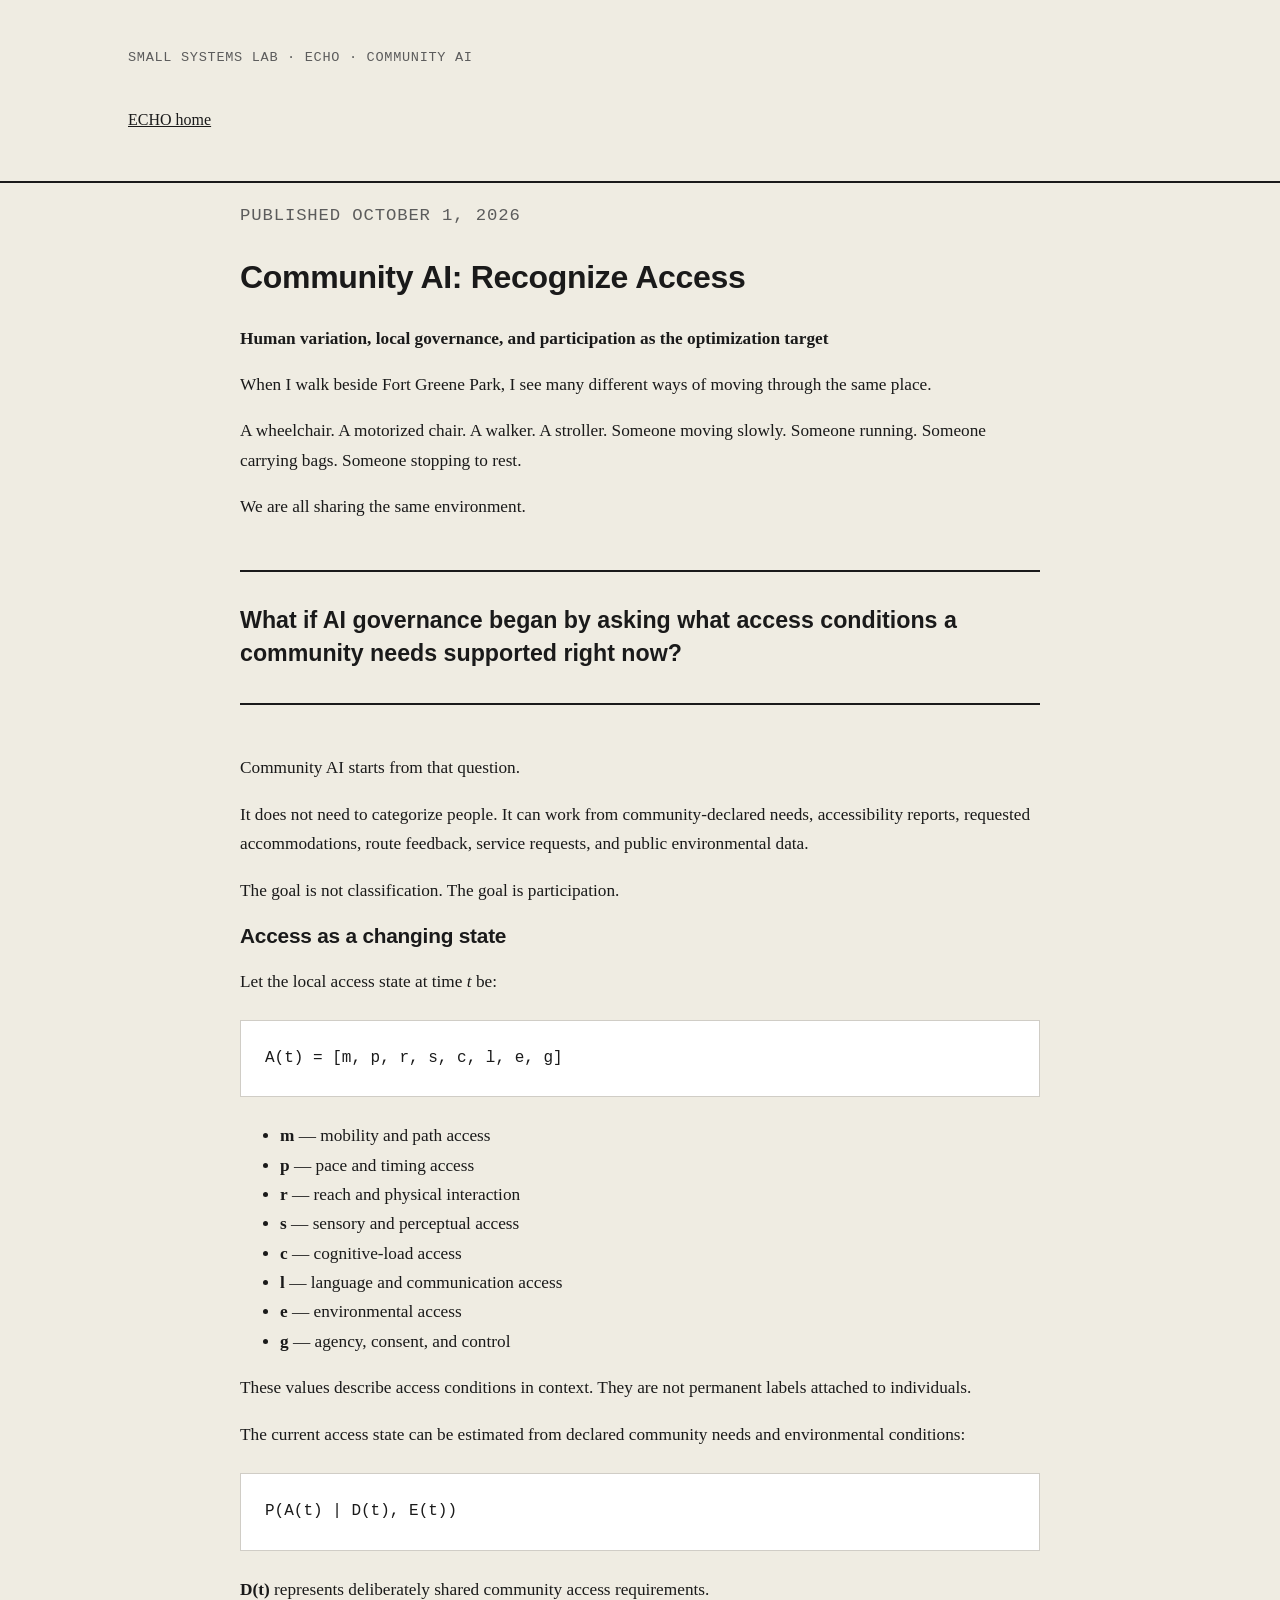
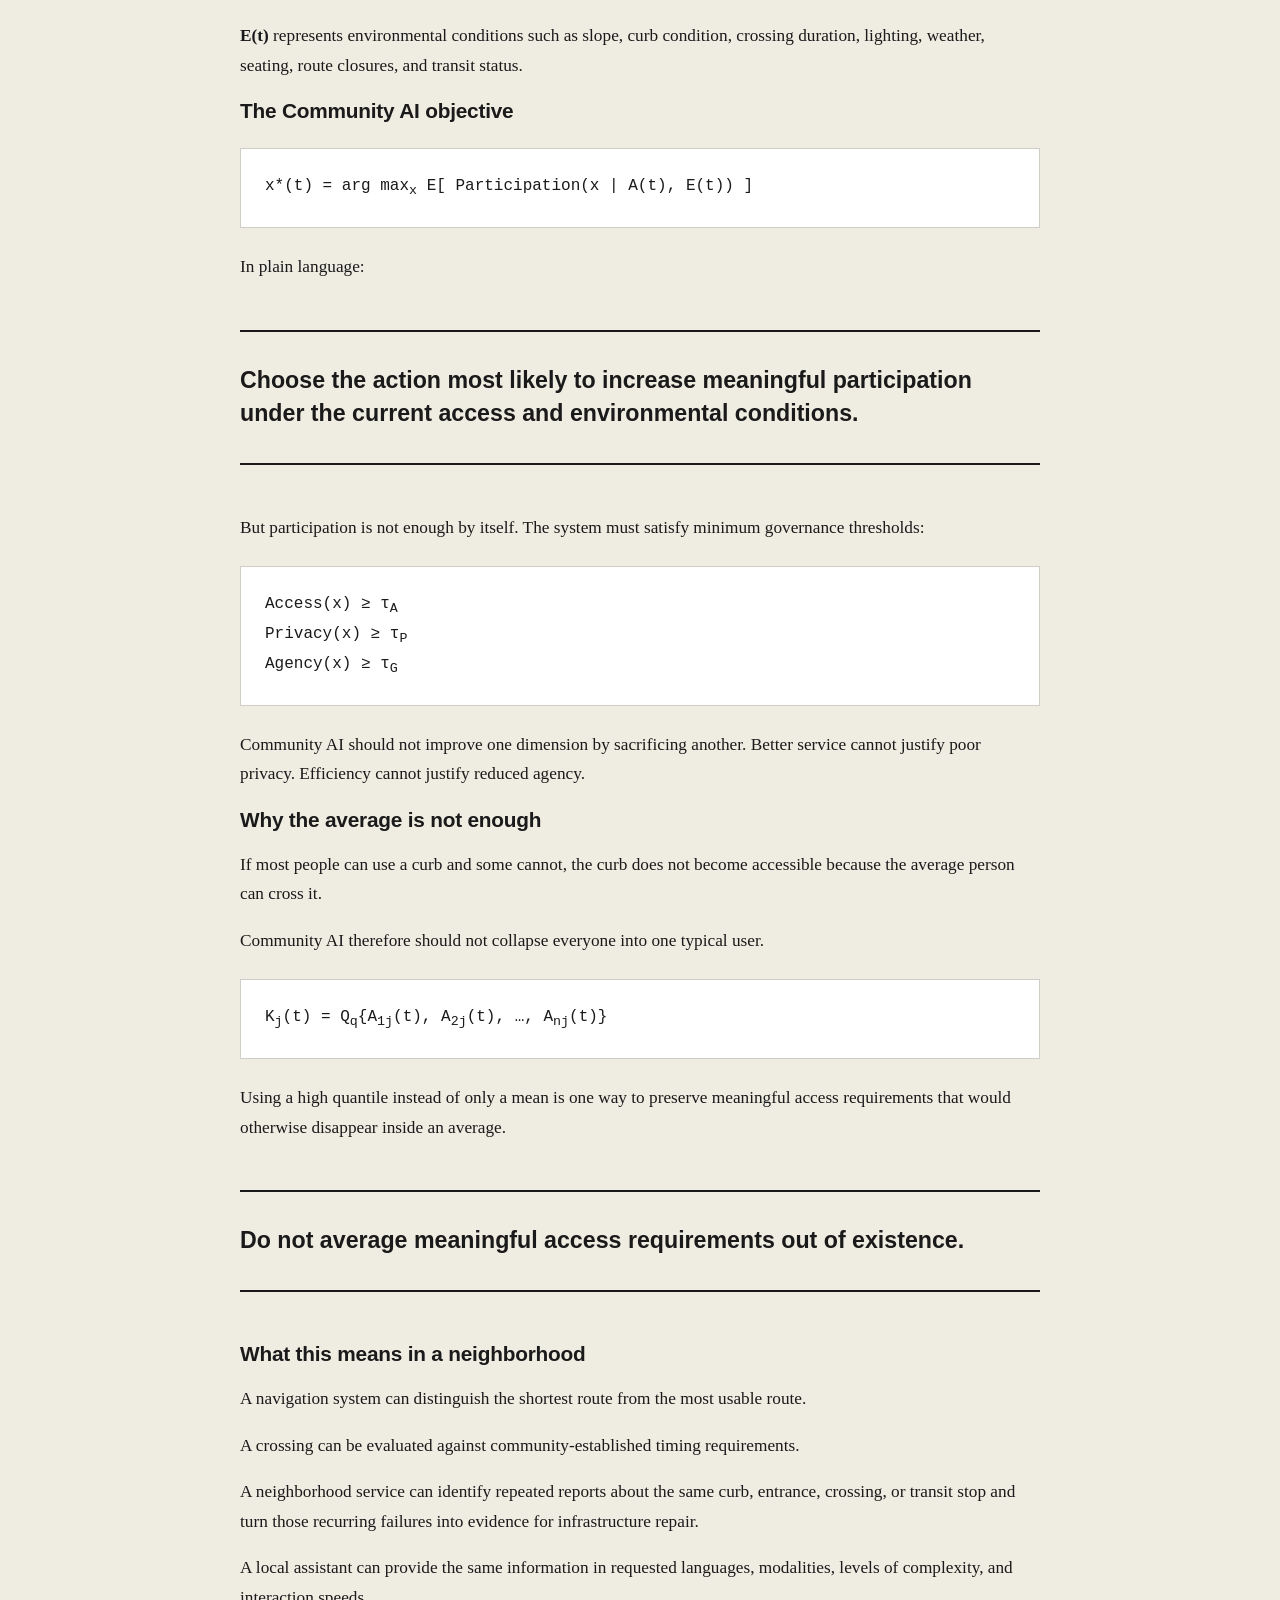
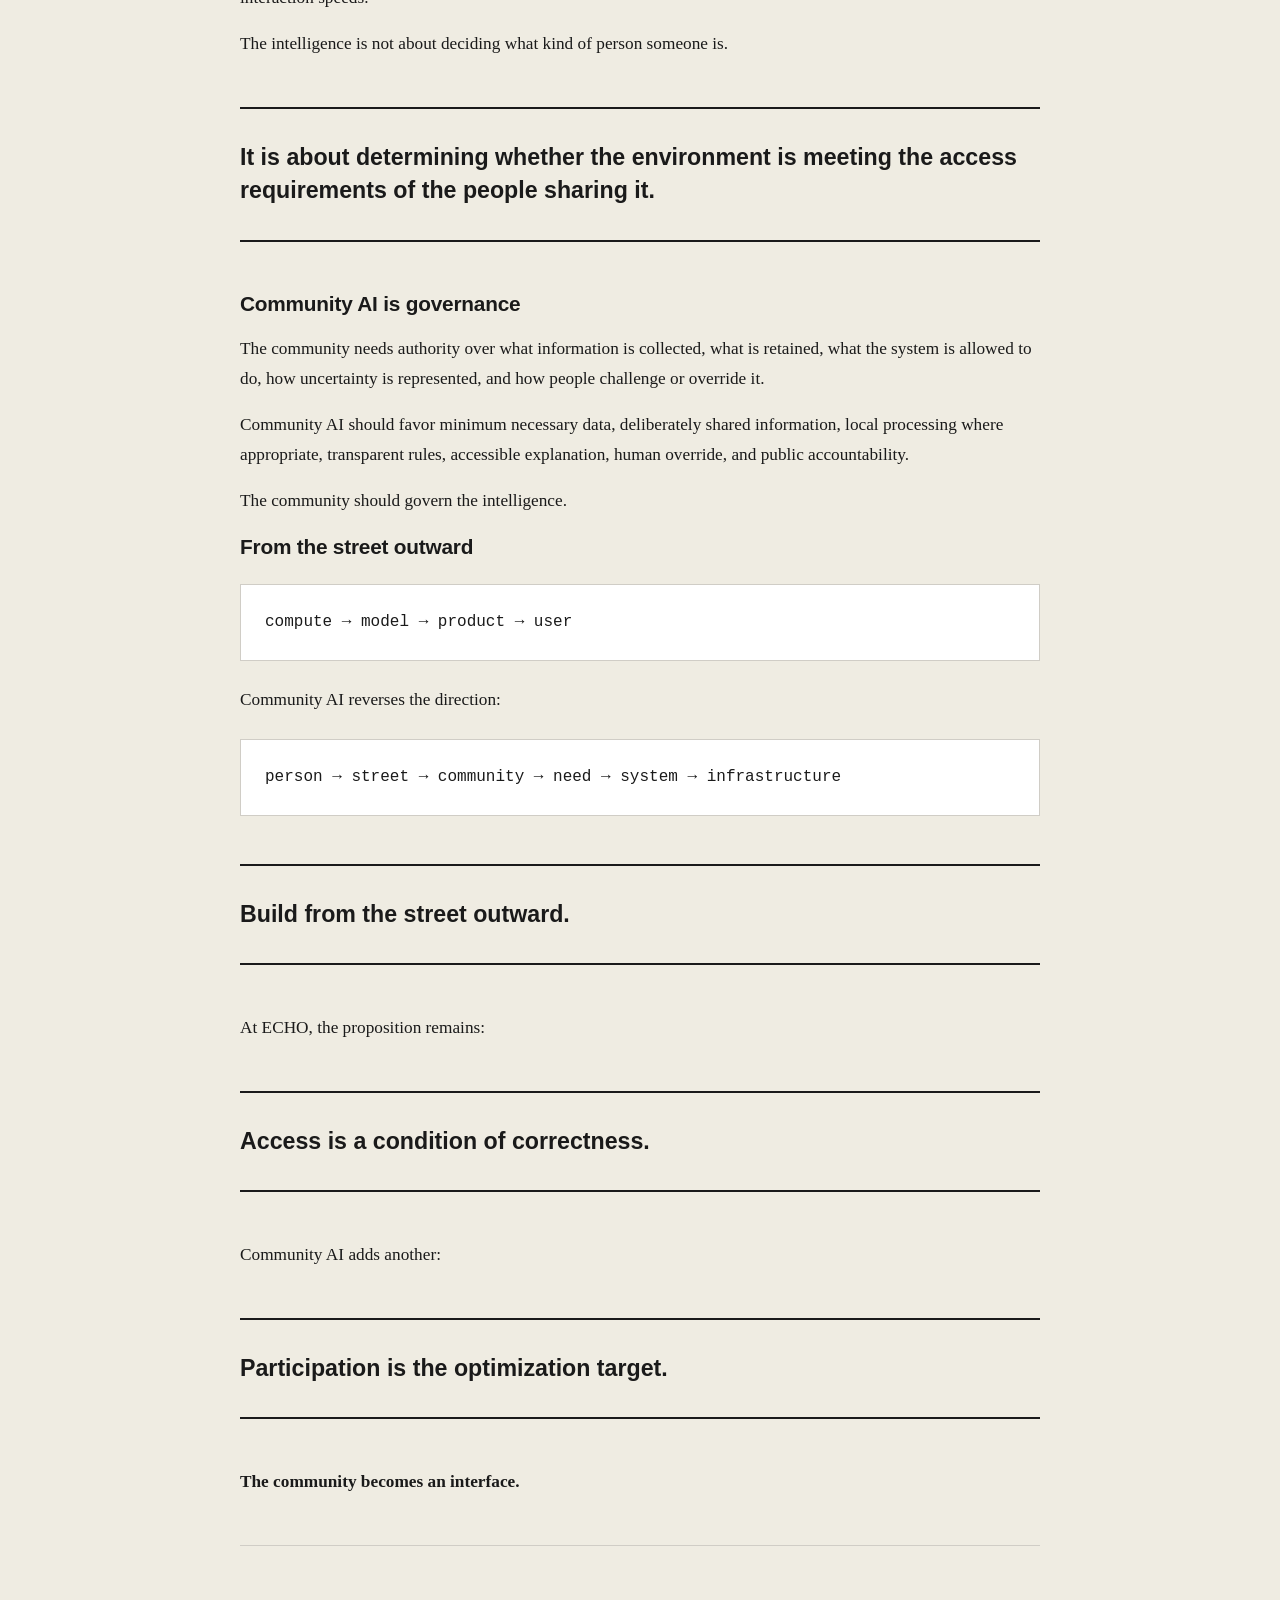
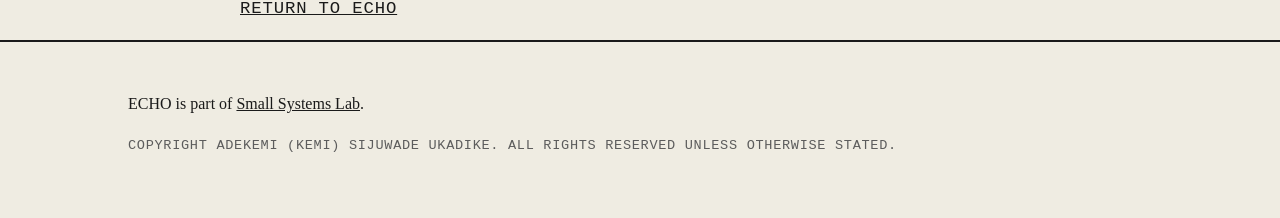
<file: community-ai-access/index.html>
<!doctype html>
<html lang="en">
<head>
<meta charset="utf-8">
<meta name="viewport" content="width=device-width, initial-scale=1">
<title>Community AI: Recognize Access — ECHO</title>
<meta name="description" content="Community AI as locally governed intelligence that responds to changing access needs and environmental conditions.">
<link rel="stylesheet" href="../variables.css">
<link rel="stylesheet" href="../site.css">
<style>
.article-wrap{max-width:50rem}.article-wrap p,.article-wrap li{font-size:1.08rem}.dek{font-size:1.25rem;line-height:1.6;max-width:44rem}.pullquote{border-top:var(--border-thick);border-bottom:var(--border-thick);padding:var(--space-xl) 0;margin:var(--space-2xl) 0;font-family:var(--font-display);font-size:1.45rem;line-height:1.45;font-weight:700}.equation{background:var(--color-white);border:var(--border-thin);padding:var(--space-lg);margin:var(--space-lg) 0;font-family:var(--font-mono);font-size:1rem;line-height:1.7;overflow-x:auto}
</style>
</head>
<body>
<a class="skip-link" href="#main">Skip to article</a>
<header class="header"><div class="wrap"><p class="text-meta">Small Systems Lab · ECHO · Community AI</p><p class="text-body"><a href="../">ECHO home</a></p></div></header>

<main id="main" class="wrap article-wrap">
<article>
<header>
<p class="text-meta">Published October 1, 2026</p>
<h1 class="text-h1">Community AI: Recognize Access</h1>
<p class="dek"><strong>Human variation, local governance, and participation as the optimization target</strong></p>
</header>

<p>When I walk beside Fort Greene Park, I see many different ways of moving through the same place.</p>

<p>A wheelchair. A motorized chair. A walker. A stroller. Someone moving slowly. Someone running. Someone carrying bags. Someone stopping to rest.</p>

<p>We are all sharing the same environment.</p>

<div class="pullquote">What if AI governance began by asking what access conditions a community needs supported right now?</div>

<p>Community AI starts from that question.</p>

<p>It does not need to categorize people. It can work from community-declared needs, accessibility reports, requested accommodations, route feedback, service requests, and public environmental data.</p>

<p>The goal is not classification. The goal is participation.</p>

<h2 class="text-h2">Access as a changing state</h2>

<p>Let the local access state at time <em>t</em> be:</p>

<div class="equation" aria-label="Access state vector">A(t) = [m, p, r, s, c, l, e, g]</div>

<ul>
<li><strong>m</strong> — mobility and path access</li>
<li><strong>p</strong> — pace and timing access</li>
<li><strong>r</strong> — reach and physical interaction</li>
<li><strong>s</strong> — sensory and perceptual access</li>
<li><strong>c</strong> — cognitive-load access</li>
<li><strong>l</strong> — language and communication access</li>
<li><strong>e</strong> — environmental access</li>
<li><strong>g</strong> — agency, consent, and control</li>
</ul>

<p>These values describe access conditions in context. They are not permanent labels attached to individuals.</p>

<p>The current access state can be estimated from declared community needs and environmental conditions:</p>

<div class="equation" aria-label="Access state probability">P(A(t) | D(t), E(t))</div>

<p><strong>D(t)</strong> represents deliberately shared community access requirements.</p>
<p><strong>E(t)</strong> represents environmental conditions such as slope, curb condition, crossing duration, lighting, weather, seating, route closures, and transit status.</p>

<h2 class="text-h2">The Community AI objective</h2>

<div class="equation" aria-label="Community AI participation objective">x*(t) = arg max<sub>x</sub> E[ Participation(x | A(t), E(t)) ]</div>

<p>In plain language:</p>

<div class="pullquote">Choose the action most likely to increase meaningful participation under the current access and environmental conditions.</div>

<p>But participation is not enough by itself. The system must satisfy minimum governance thresholds:</p>

<div class="equation" aria-label="Community AI governance thresholds">
Access(x) ≥ τ<sub>A</sub><br>
Privacy(x) ≥ τ<sub>P</sub><br>
Agency(x) ≥ τ<sub>G</sub>
</div>

<p>Community AI should not improve one dimension by sacrificing another. Better service cannot justify poor privacy. Efficiency cannot justify reduced agency.</p>

<h2 class="text-h2">Why the average is not enough</h2>

<p>If most people can use a curb and some cannot, the curb does not become accessible because the average person can cross it.</p>

<p>Community AI therefore should not collapse everyone into one typical user.</p>

<div class="equation" aria-label="High quantile access condition">K<sub>j</sub>(t) = Q<sub>q</sub>{A<sub>1j</sub>(t), A<sub>2j</sub>(t), …, A<sub>nj</sub>(t)}</div>

<p>Using a high quantile instead of only a mean is one way to preserve meaningful access requirements that would otherwise disappear inside an average.</p>

<div class="pullquote">Do not average meaningful access requirements out of existence.</div>

<h2 class="text-h2">What this means in a neighborhood</h2>

<p>A navigation system can distinguish the shortest route from the most usable route.</p>

<p>A crossing can be evaluated against community-established timing requirements.</p>

<p>A neighborhood service can identify repeated reports about the same curb, entrance, crossing, or transit stop and turn those recurring failures into evidence for infrastructure repair.</p>

<p>A local assistant can provide the same information in requested languages, modalities, levels of complexity, and interaction speeds.</p>

<p>The intelligence is not about deciding what kind of person someone is.</p>

<div class="pullquote">It is about determining whether the environment is meeting the access requirements of the people sharing it.</div>

<h2 class="text-h2">Community AI is governance</h2>

<p>The community needs authority over what information is collected, what is retained, what the system is allowed to do, how uncertainty is represented, and how people challenge or override it.</p>

<p>Community AI should favor minimum necessary data, deliberately shared information, local processing where appropriate, transparent rules, accessible explanation, human override, and public accountability.</p>

<p>The community should govern the intelligence.</p>

<h2 class="text-h2">From the street outward</h2>

<div class="equation" aria-label="Conventional AI development direction">compute → model → product → user</div>

<p>Community AI reverses the direction:</p>

<div class="equation" aria-label="Community AI development direction">person → street → community → need → system → infrastructure</div>

<div class="pullquote">Build from the street outward.</div>

<p>At ECHO, the proposition remains:</p>

<div class="pullquote">Access is a condition of correctness.</div>

<p>Community AI adds another:</p>

<div class="pullquote">Participation is the optimization target.</div>

<p><strong>The community becomes an interface.</strong></p>
</article>

<hr class="divider">
<p class="text-meta"><a href="../">Return to ECHO</a></p>
</main>

<footer class="site-footer"><div class="wrap"><p class="text-body">ECHO is part of <a href="https://ukadike.github.io/Small-Systems-Lab/">Small Systems Lab</a>.</p><p class="text-meta">Copyright Adekemi (Kemi) Sijuwade Ukadike. All rights reserved unless otherwise stated.</p></div></footer>
</body>
</html>
</file>
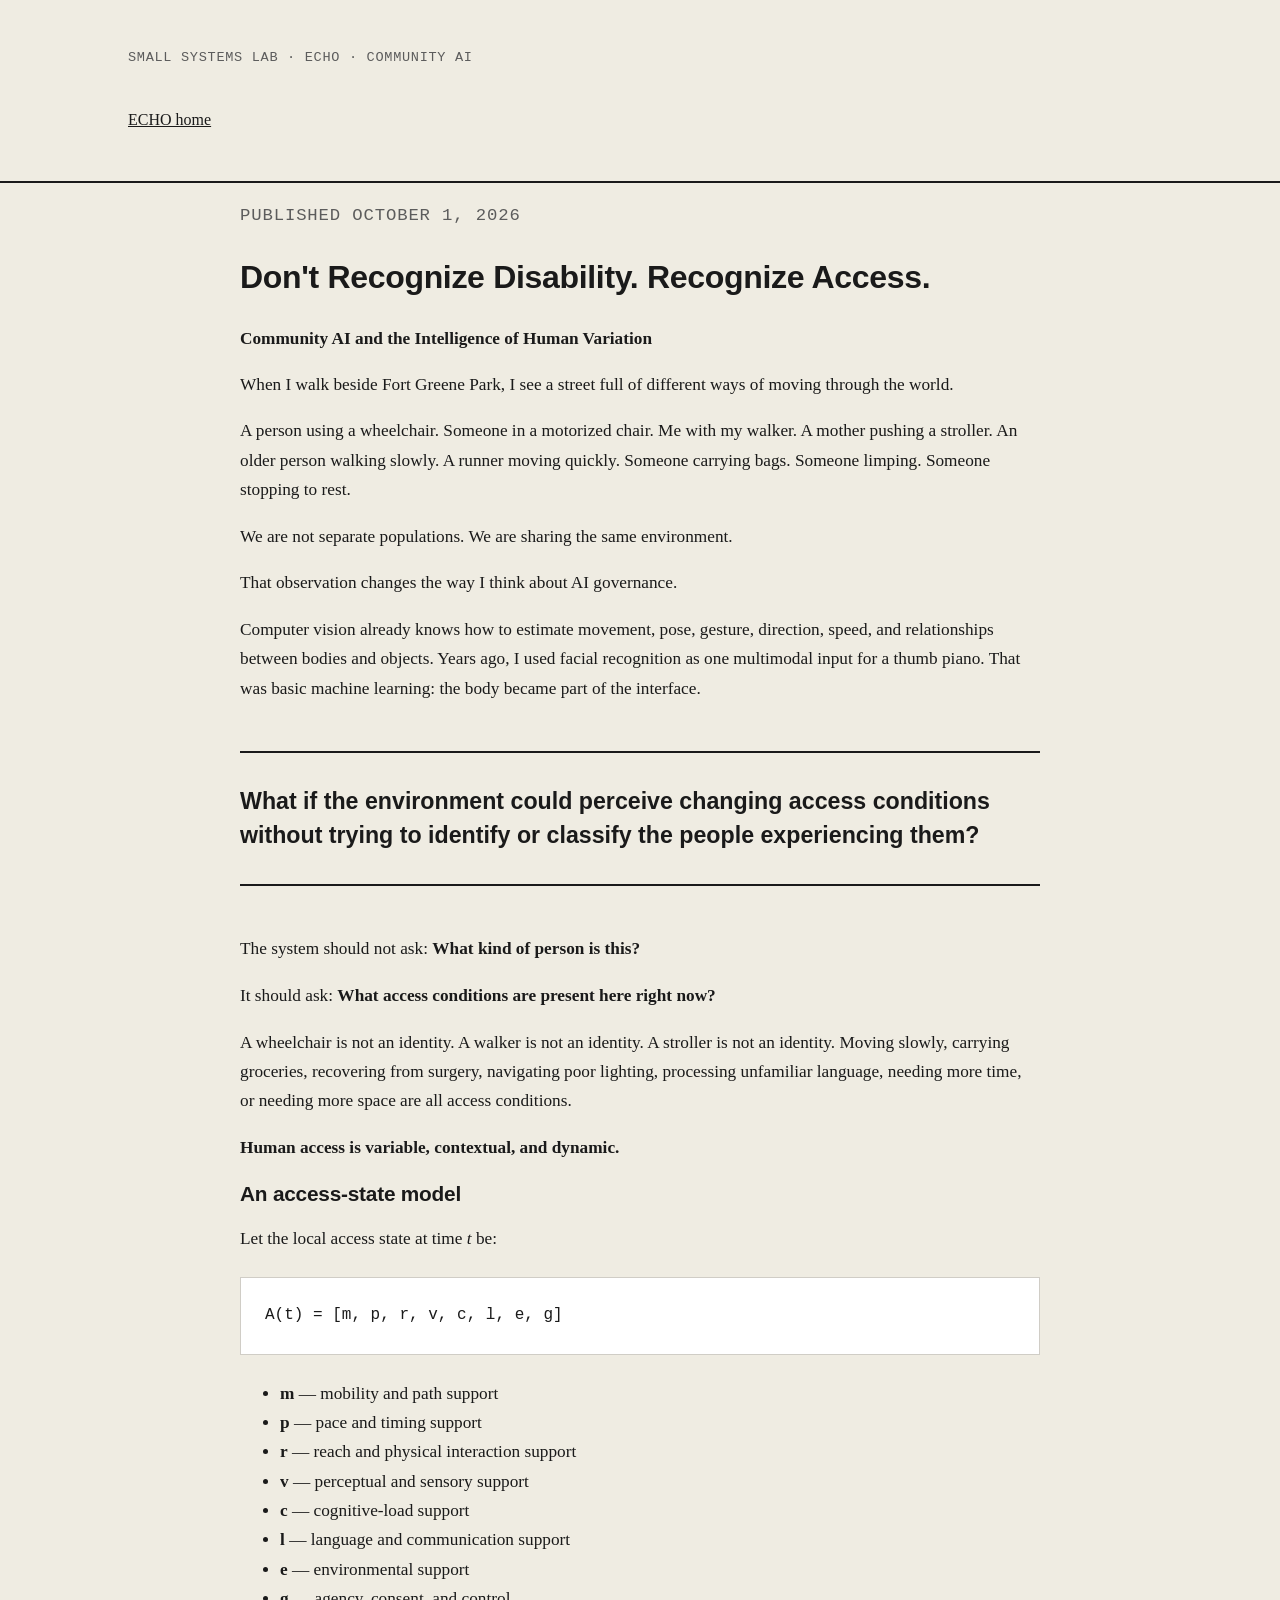
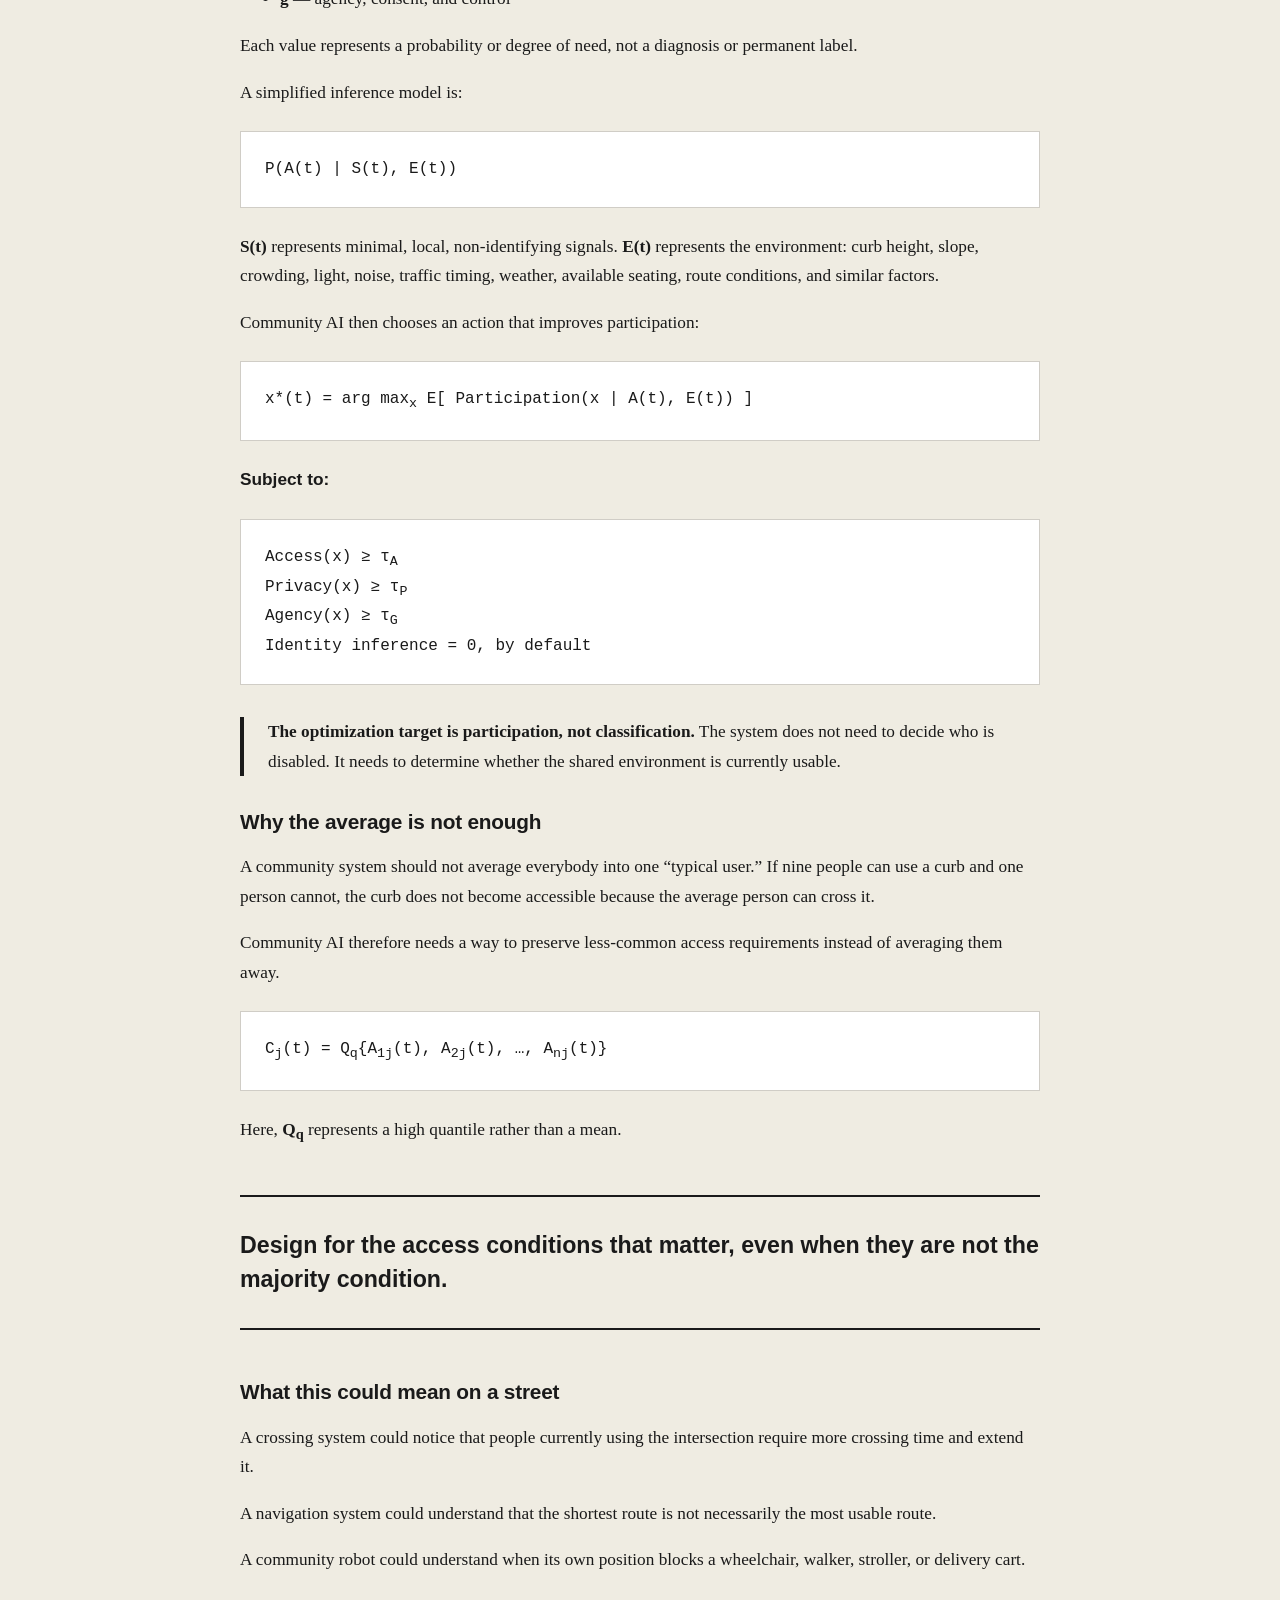
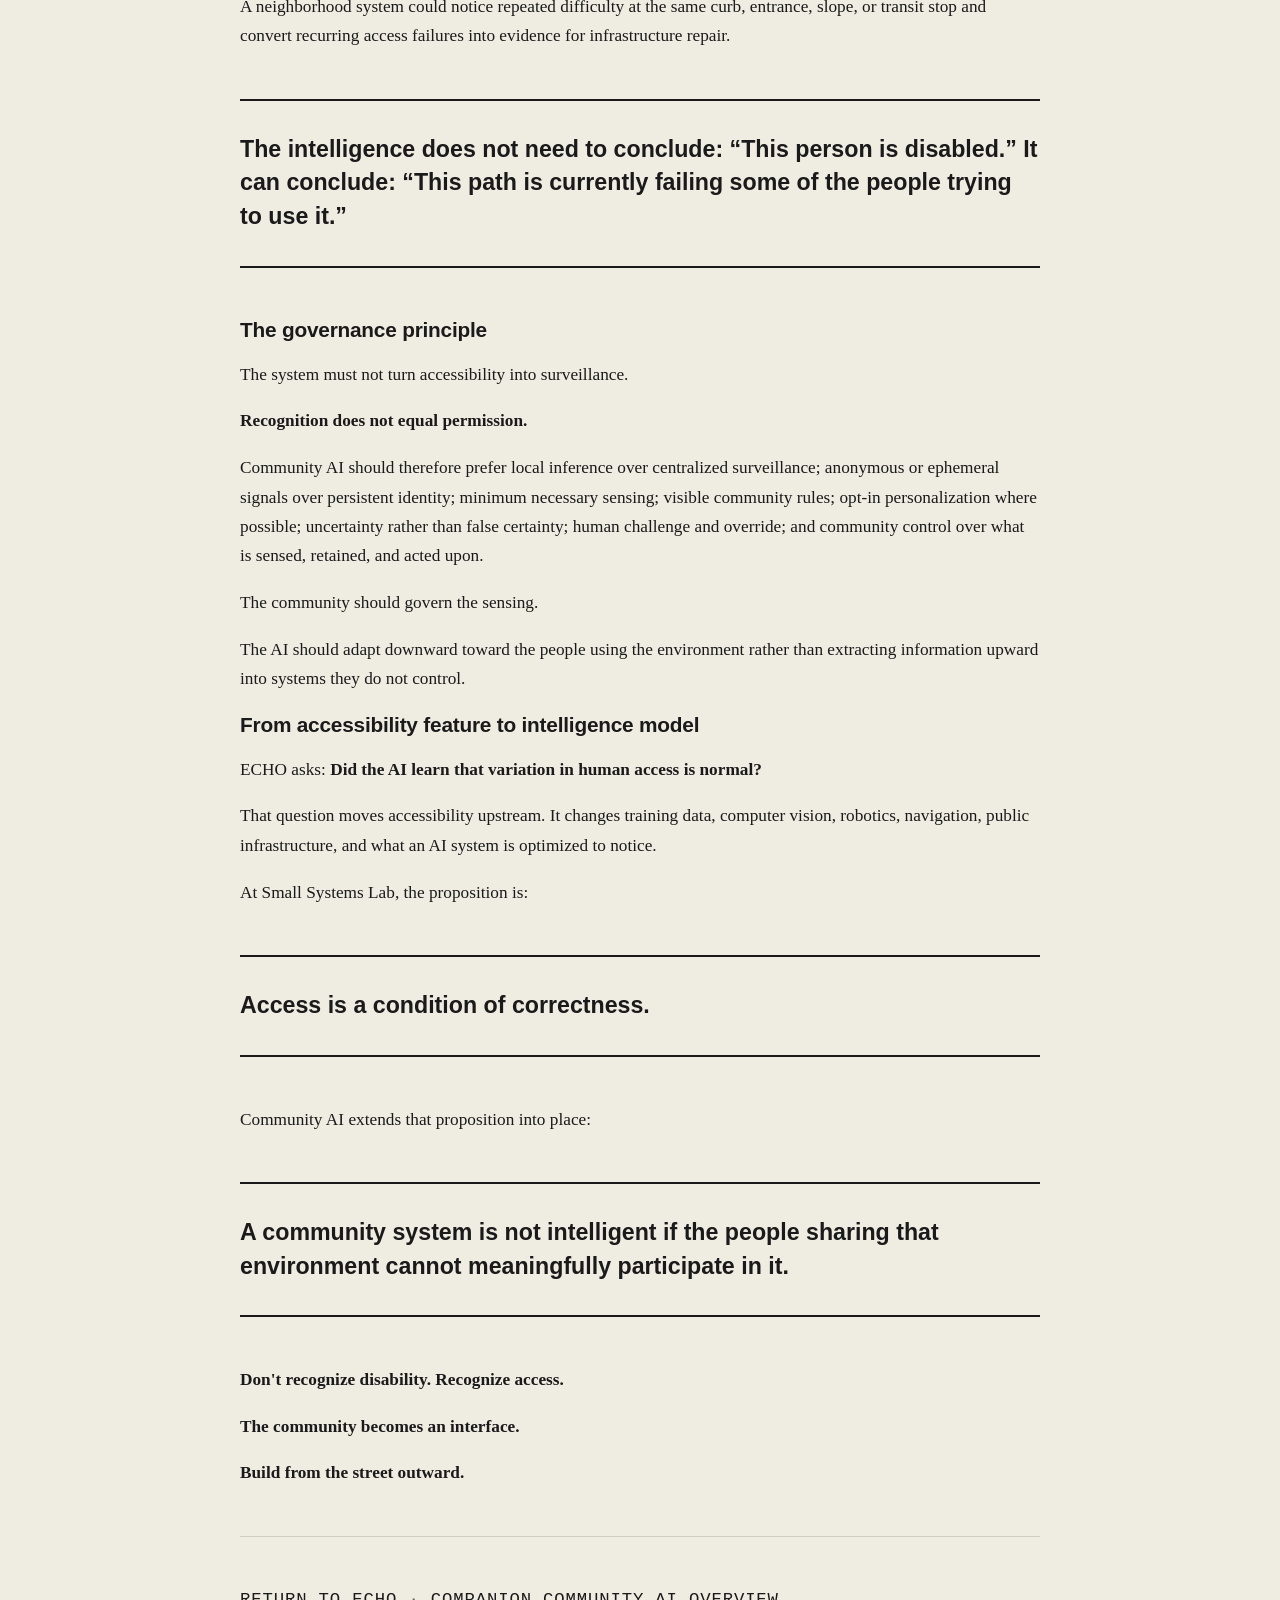
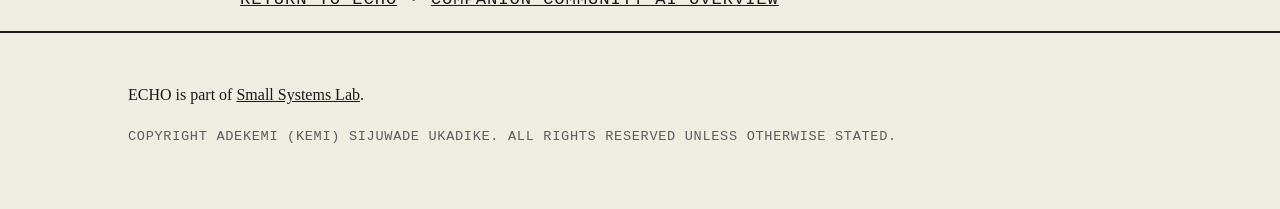
<file: community-ai-recognize-access/index.html>
<!doctype html>
<html lang="en">
<head>
<meta charset="utf-8">
<meta name="viewport" content="width=device-width, initial-scale=1">
<title>Don't Recognize Disability. Recognize Access. — ECHO</title>
<meta name="description" content="ECHO proposes Community AI: locally governed intelligence that perceives changing access conditions without turning accessibility into identity classification or surveillance.">
<link rel="stylesheet" href="../variables.css">
<link rel="stylesheet" href="../site.css">
<style>
  .article-wrap { max-width: 50rem; }
  .article-wrap p, .article-wrap li { font-size: 1.08rem; }
  .dek { font-size: 1.25rem; line-height: 1.6; max-width: 44rem; }
  .pullquote {
    border-top: var(--border-thick);
    border-bottom: var(--border-thick);
    padding: var(--space-xl) 0;
    margin: var(--space-2xl) 0;
    font-family: var(--font-display);
    font-size: 1.45rem;
    line-height: 1.45;
    font-weight: 700;
  }
  .equation {
    background: var(--color-white);
    border: var(--border-thin);
    padding: var(--space-lg);
    margin: var(--space-lg) 0;
    font-family: var(--font-mono);
    font-size: 1rem;
    line-height: 1.7;
    overflow-x: auto;
  }
  .equation-label { font-family: var(--font-display); font-weight: 700; }
  .note {
    border-left: 4px solid var(--color-ink);
    padding-left: var(--space-lg);
    margin: var(--space-xl) 0;
  }
</style>
</head>
<body>
<a class="skip-link" href="#main">Skip to article</a>

<header class="header">
  <div class="wrap">
    <p class="text-meta">Small Systems Lab · ECHO · Community AI</p>
    <p class="text-body"><a href="../">ECHO home</a></p>
  </div>
</header>

<main id="main" class="wrap article-wrap">
<article>
<header>
  <p class="text-meta">Published October 1, 2026</p>
  <h1 class="text-h1">Don't Recognize Disability. Recognize Access.</h1>
  <p class="dek"><strong>Community AI and the Intelligence of Human Variation</strong></p>
</header>

<p>When I walk beside Fort Greene Park, I see a street full of different ways of moving through the world.</p>

<p>A person using a wheelchair. Someone in a motorized chair. Me with my walker. A mother pushing a stroller. An older person walking slowly. A runner moving quickly. Someone carrying bags. Someone limping. Someone stopping to rest.</p>

<p>We are not separate populations. We are sharing the same environment.</p>

<p>That observation changes the way I think about AI governance.</p>

<p>Computer vision already knows how to estimate movement, pose, gesture, direction, speed, and relationships between bodies and objects. Years ago, I used facial recognition as one multimodal input for a thumb piano. That was basic machine learning: the body became part of the interface.</p>

<div class="pullquote">What if the environment could perceive changing access conditions without trying to identify or classify the people experiencing them?</div>

<p>The system should not ask: <strong>What kind of person is this?</strong></p>

<p>It should ask: <strong>What access conditions are present here right now?</strong></p>

<p>A wheelchair is not an identity. A walker is not an identity. A stroller is not an identity. Moving slowly, carrying groceries, recovering from surgery, navigating poor lighting, processing unfamiliar language, needing more time, or needing more space are all access conditions.</p>

<p><strong>Human access is variable, contextual, and dynamic.</strong></p>

<h2 class="text-h2">An access-state model</h2>

<p>Let the local access state at time <em>t</em> be:</p>

<div class="equation" aria-label="Access state vector">
A(t) = [m, p, r, v, c, l, e, g]
</div>

<ul>
  <li><strong>m</strong> — mobility and path support</li>
  <li><strong>p</strong> — pace and timing support</li>
  <li><strong>r</strong> — reach and physical interaction support</li>
  <li><strong>v</strong> — perceptual and sensory support</li>
  <li><strong>c</strong> — cognitive-load support</li>
  <li><strong>l</strong> — language and communication support</li>
  <li><strong>e</strong> — environmental support</li>
  <li><strong>g</strong> — agency, consent, and control</li>
</ul>

<p>Each value represents a probability or degree of need, not a diagnosis or permanent label.</p>

<p>A simplified inference model is:</p>

<div class="equation" aria-label="Probability of access state given signals and environment">
P(A(t) | S(t), E(t))
</div>

<p><strong>S(t)</strong> represents minimal, local, non-identifying signals. <strong>E(t)</strong> represents the environment: curb height, slope, crowding, light, noise, traffic timing, weather, available seating, route conditions, and similar factors.</p>

<p>Community AI then chooses an action that improves participation:</p>

<div class="equation" aria-label="Community AI participation optimization">
x*(t) = arg max<sub>x</sub> E[ Participation(x | A(t), E(t)) ]
</div>

<p class="equation-label">Subject to:</p>

<div class="equation" aria-label="Community AI governance constraints">
Access(x) ≥ τ<sub>A</sub><br>
Privacy(x) ≥ τ<sub>P</sub><br>
Agency(x) ≥ τ<sub>G</sub><br>
Identity inference = 0, by default
</div>

<div class="note">
<p><strong>The optimization target is participation, not classification.</strong> The system does not need to decide who is disabled. It needs to determine whether the shared environment is currently usable.</p>
</div>

<h2 class="text-h2">Why the average is not enough</h2>

<p>A community system should not average everybody into one “typical user.” If nine people can use a curb and one person cannot, the curb does not become accessible because the average person can cross it.</p>

<p>Community AI therefore needs a way to preserve less-common access requirements instead of averaging them away.</p>

<div class="equation" aria-label="High quantile community access condition">
C<sub>j</sub>(t) = Q<sub>q</sub>{A<sub>1j</sub>(t), A<sub>2j</sub>(t), …, A<sub>nj</sub>(t)}
</div>

<p>Here, <strong>Q<sub>q</sub></strong> represents a high quantile rather than a mean.</p>

<div class="pullquote">Design for the access conditions that matter, even when they are not the majority condition.</div>

<h2 class="text-h2">What this could mean on a street</h2>

<p>A crossing system could notice that people currently using the intersection require more crossing time and extend it.</p>

<p>A navigation system could understand that the shortest route is not necessarily the most usable route.</p>

<p>A community robot could understand when its own position blocks a wheelchair, walker, stroller, or delivery cart.</p>

<p>A neighborhood system could notice repeated difficulty at the same curb, entrance, slope, or transit stop and convert recurring access failures into evidence for infrastructure repair.</p>

<div class="pullquote">The intelligence does not need to conclude: “This person is disabled.” It can conclude: “This path is currently failing some of the people trying to use it.”</div>

<h2 class="text-h2">The governance principle</h2>

<p>The system must not turn accessibility into surveillance.</p>

<p><strong>Recognition does not equal permission.</strong></p>

<p>Community AI should therefore prefer local inference over centralized surveillance; anonymous or ephemeral signals over persistent identity; minimum necessary sensing; visible community rules; opt-in personalization where possible; uncertainty rather than false certainty; human challenge and override; and community control over what is sensed, retained, and acted upon.</p>

<p>The community should govern the sensing.</p>

<p>The AI should adapt downward toward the people using the environment rather than extracting information upward into systems they do not control.</p>

<h2 class="text-h2">From accessibility feature to intelligence model</h2>

<p>ECHO asks: <strong>Did the AI learn that variation in human access is normal?</strong></p>

<p>That question moves accessibility upstream. It changes training data, computer vision, robotics, navigation, public infrastructure, and what an AI system is optimized to notice.</p>

<p>At Small Systems Lab, the proposition is:</p>

<div class="pullquote">Access is a condition of correctness.</div>

<p>Community AI extends that proposition into place:</p>

<div class="pullquote">A community system is not intelligent if the people sharing that environment cannot meaningfully participate in it.</div>

<p><strong>Don't recognize disability. Recognize access.</strong></p>
<p><strong>The community becomes an interface.</strong></p>
<p><strong>Build from the street outward.</strong></p>

</article>

<hr class="divider">
<p class="text-meta"><a href="../">Return to ECHO</a> · <a href="../community-ai-access/">Companion Community AI overview</a></p>
</main>

<footer class="site-footer">
<div class="wrap">
<p class="text-body">ECHO is part of <a href="https://ukadike.github.io/Small-Systems-Lab/">Small Systems Lab</a>.</p>
<p class="text-meta">Copyright Adekemi (Kemi) Sijuwade Ukadike. All rights reserved unless otherwise stated.</p>
</div>
</footer>
</body>
</html>
</file>
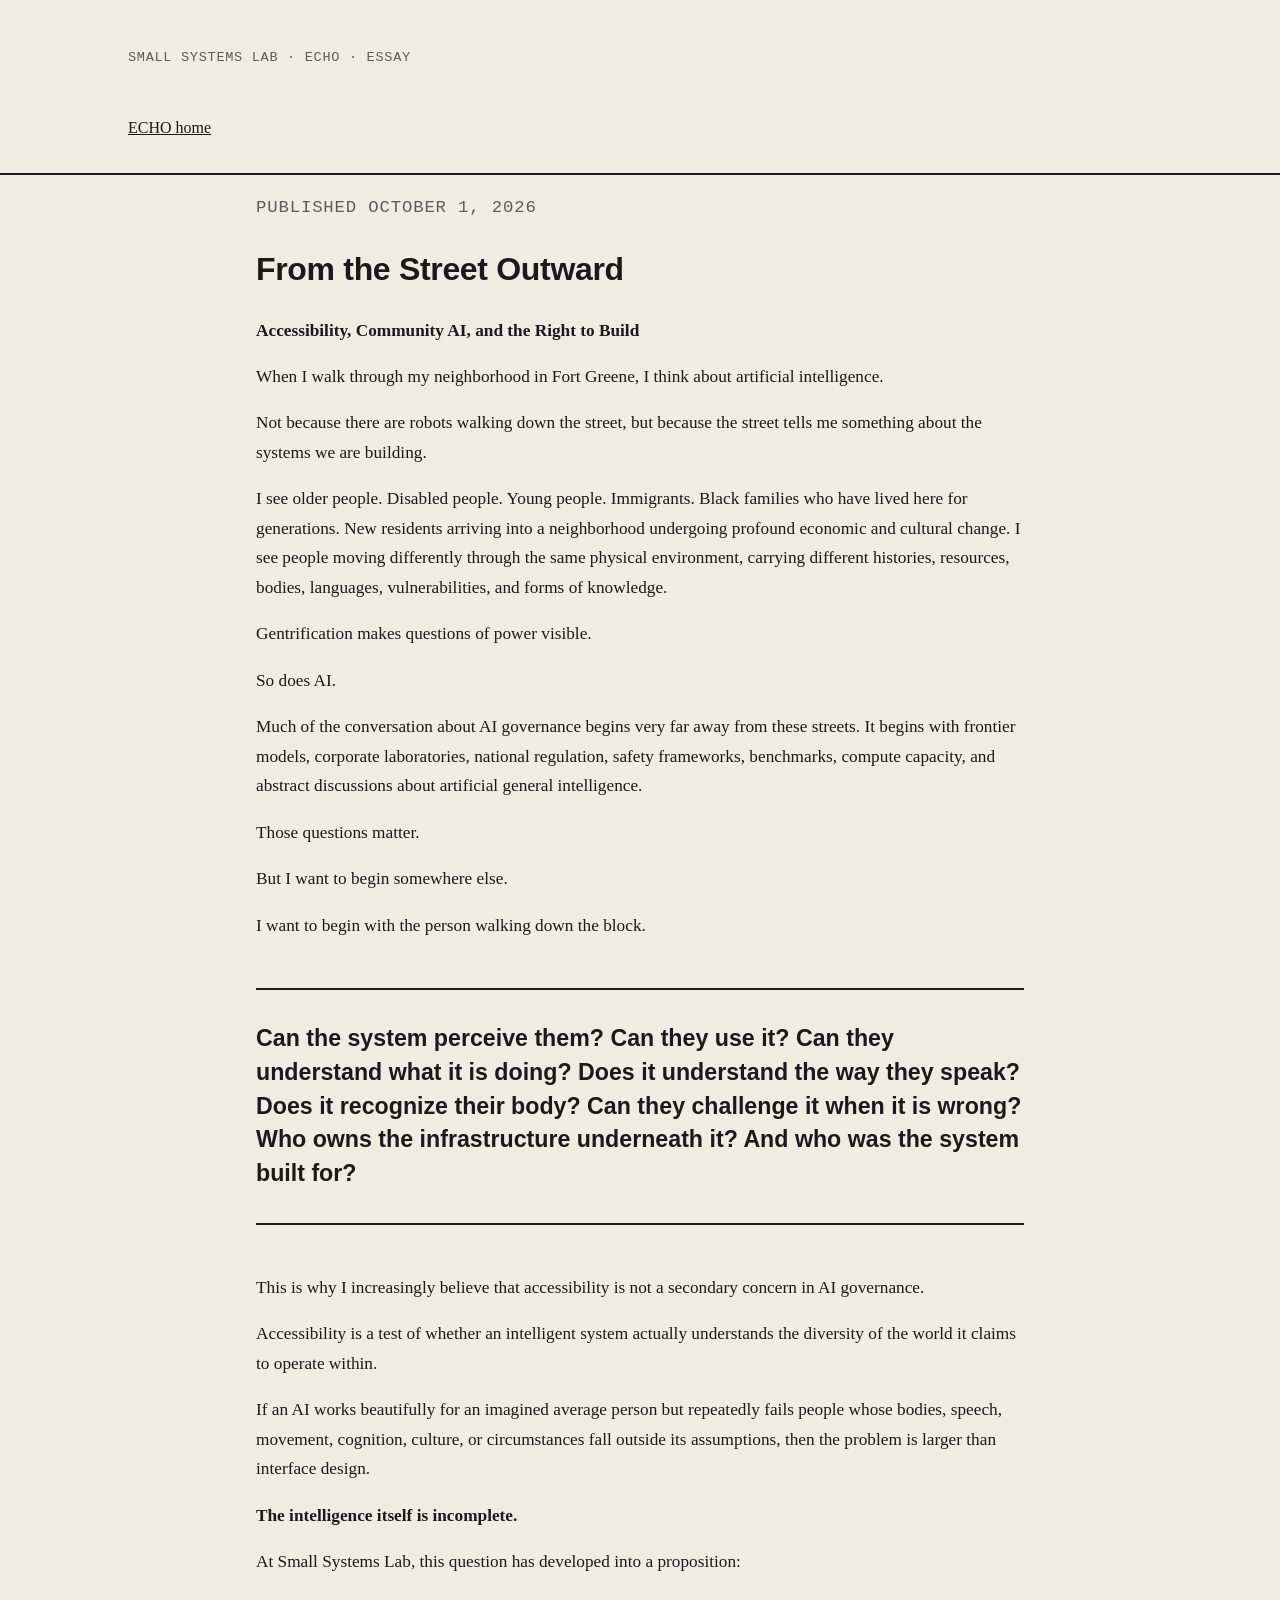
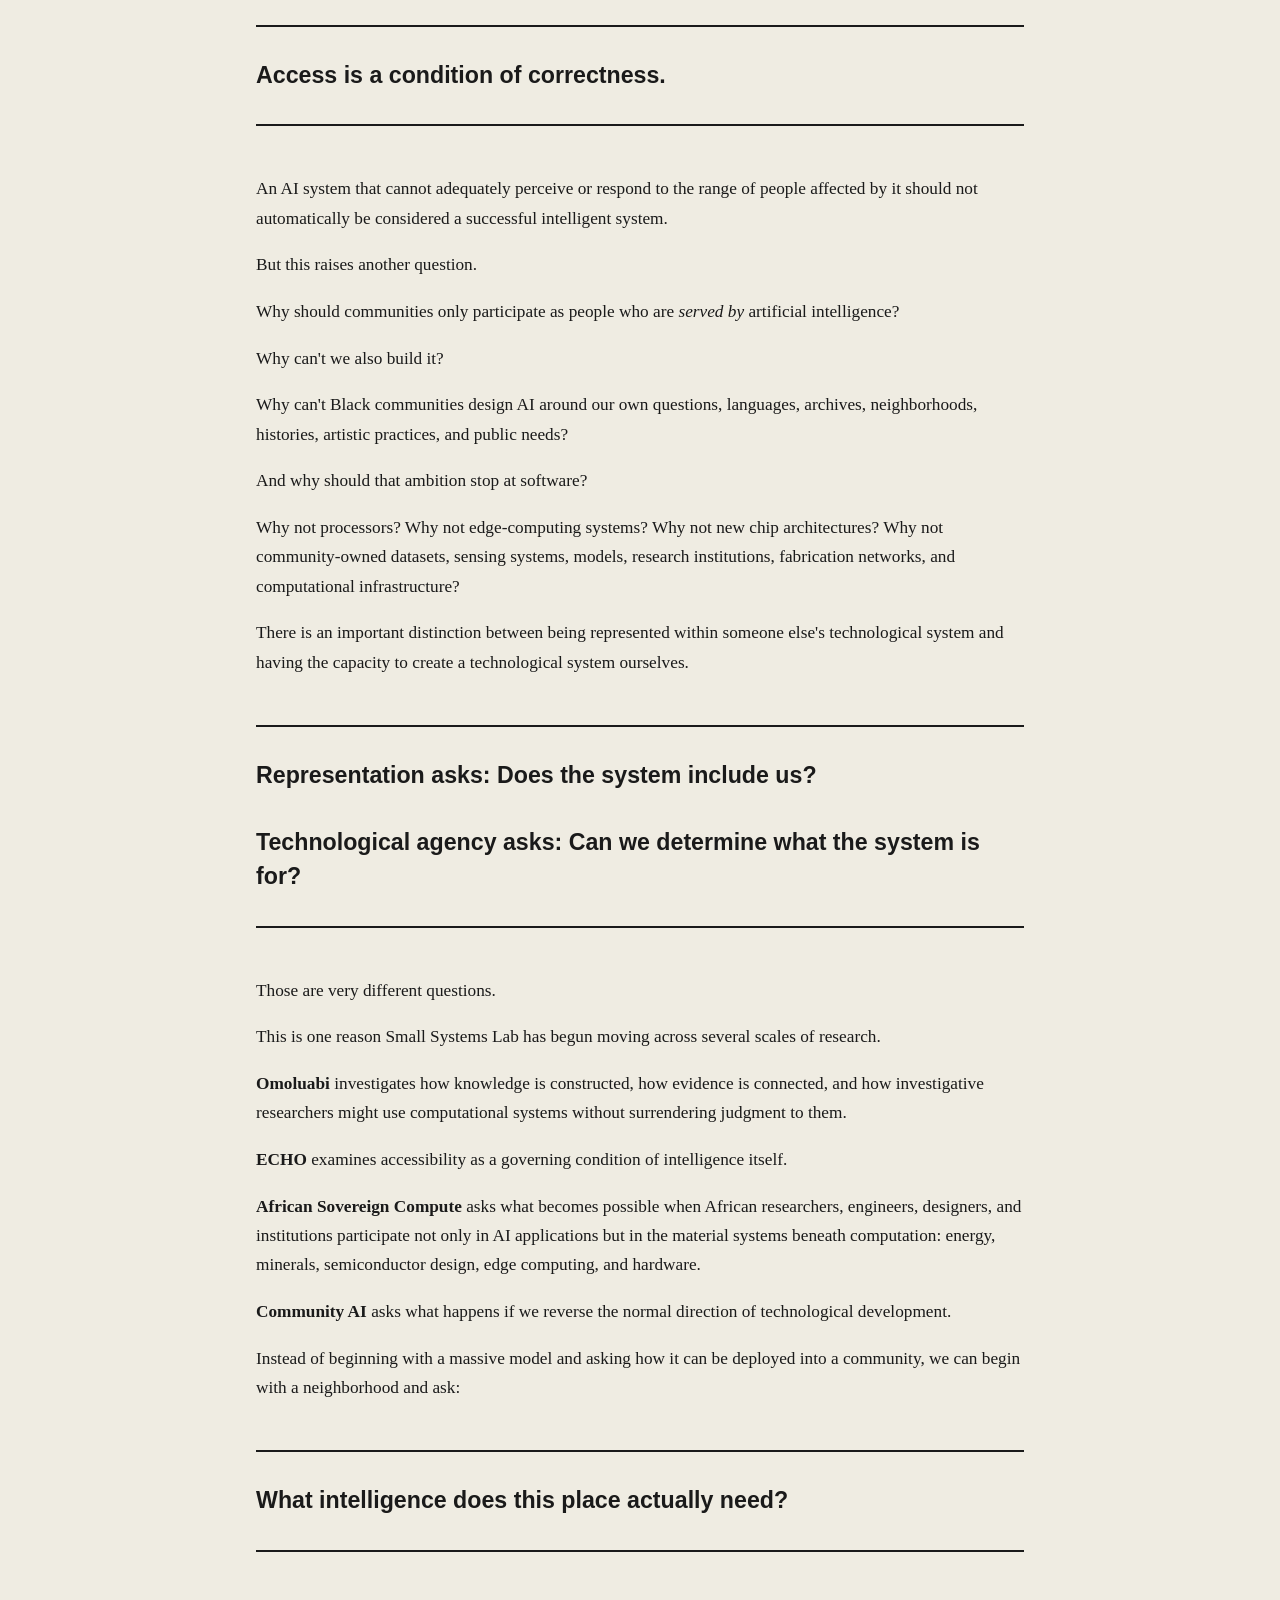
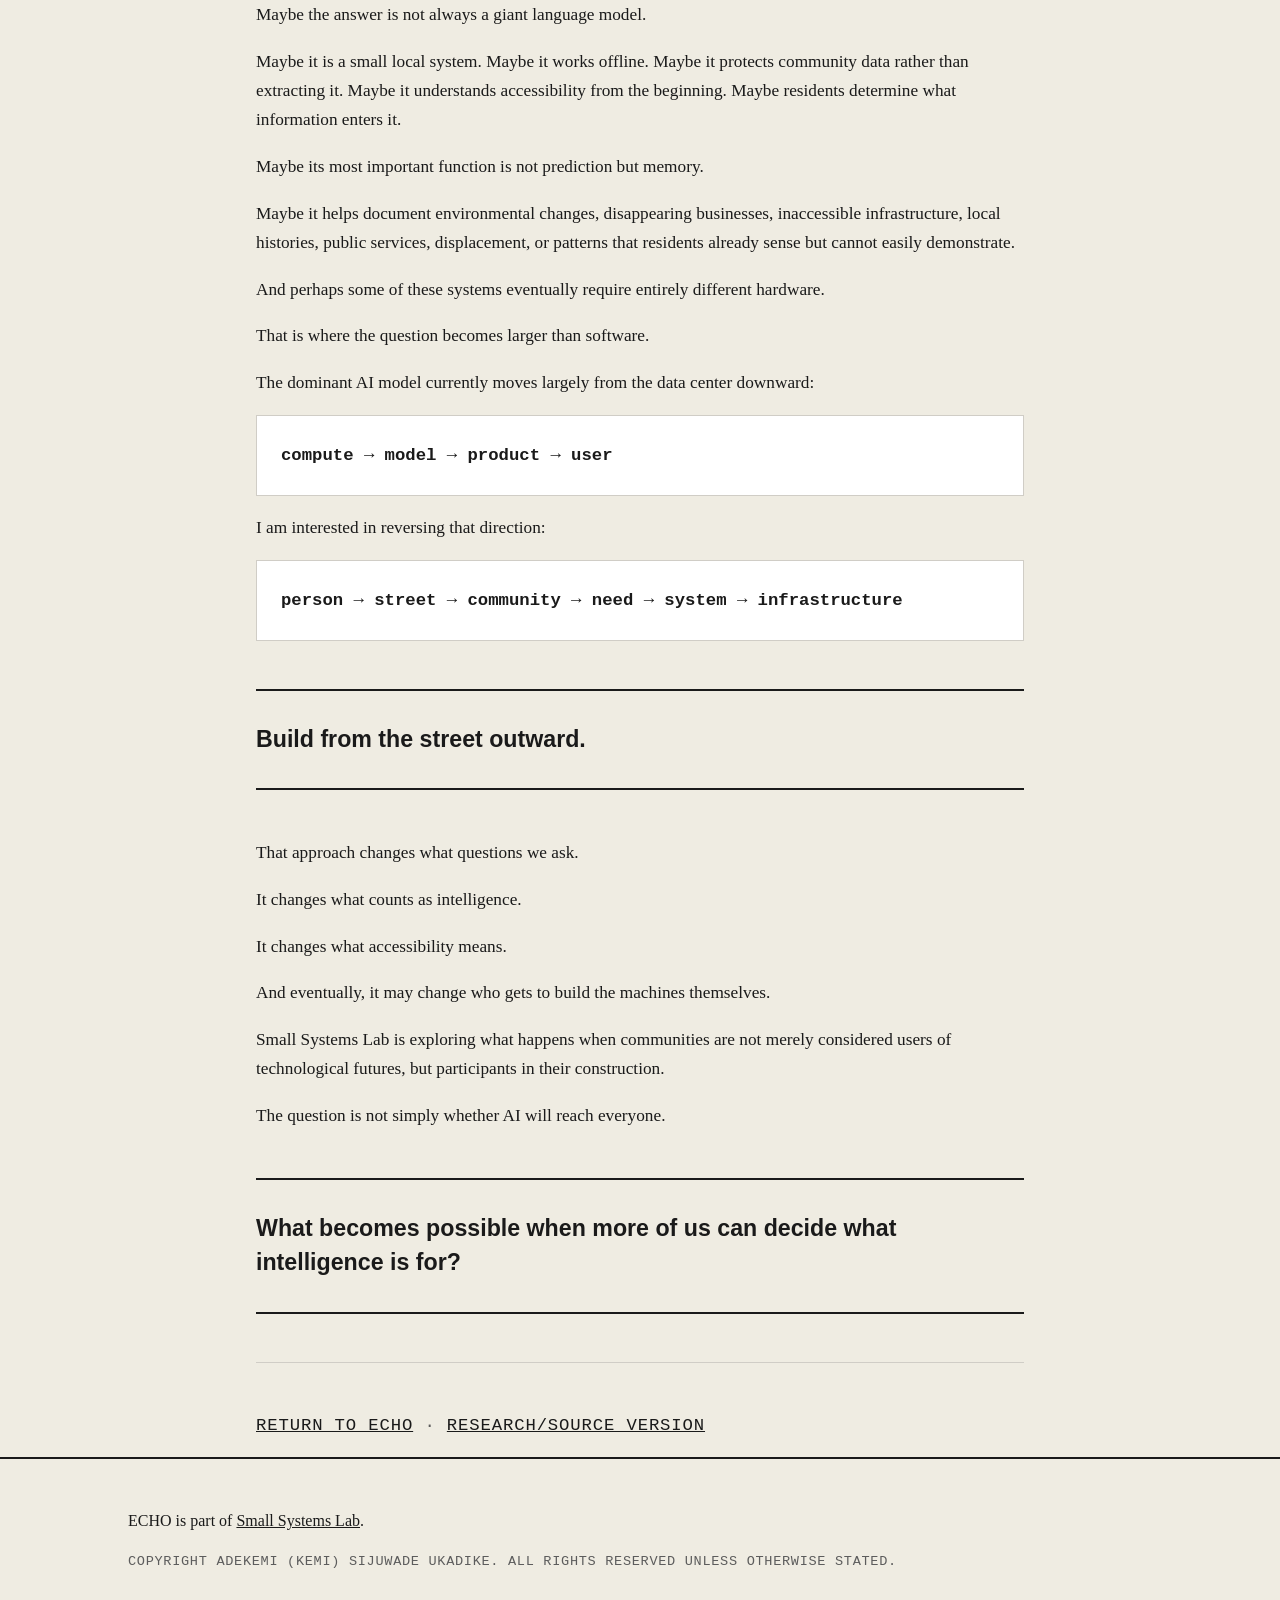
<file: from-the-street-outward/index.html>
<!doctype html>
<html lang="en">
<head>
<meta charset="utf-8">
<meta name="viewport" content="width=device-width, initial-scale=1">
<title>From the Street Outward — ECHO</title>
<meta name="description" content="An ECHO essay on accessibility, Community AI, technological agency, and building AI infrastructure from lived community needs outward.">
<link rel="stylesheet" href="../variables.css">
<link rel="stylesheet" href="../site.css">
<style>
  .article-wrap { max-width: 48rem; }
  .article-wrap p { font-size: 1.08rem; }
  .eyebrow { margin-bottom: var(--space-md); }
  .dek { font-size: 1.2rem; line-height: 1.6; max-width: 42rem; }
  .pullquote {
    border-top: var(--border-thick);
    border-bottom: var(--border-thick);
    padding: var(--space-xl) 0;
    margin: var(--space-2xl) 0;
    font-family: var(--font-display);
    font-size: 1.45rem;
    line-height: 1.45;
    font-weight: 700;
  }
  .sequence {
    background: var(--color-white);
    border: var(--border-thin);
    padding: var(--space-lg);
    font-family: var(--font-mono);
    line-height: 1.8;
    overflow-wrap: anywhere;
  }
  nav.breadcrumb { margin-top: var(--space-lg); }
</style>
</head>
<body>
<a class="skip-link" href="#main">Skip to article</a>

<header class="header">
  <div class="wrap">
    <p class="text-meta">Small Systems Lab · ECHO · Essay</p>
    <nav class="breadcrumb text-body" aria-label="Breadcrumb">
      <a href="../">ECHO home</a>
    </nav>
  </div>
</header>

<main id="main" class="wrap article-wrap">
  <article>
    <header>
      <p class="text-meta eyebrow">Published October 1, 2026</p>
      <h1 class="text-h1">From the Street Outward</h1>
      <p class="dek"><strong>Accessibility, Community AI, and the Right to Build</strong></p>
    </header>

    <p>When I walk through my neighborhood in Fort Greene, I think about artificial intelligence.</p>

    <p>Not because there are robots walking down the street, but because the street tells me something about the systems we are building.</p>

    <p>I see older people. Disabled people. Young people. Immigrants. Black families who have lived here for generations. New residents arriving into a neighborhood undergoing profound economic and cultural change. I see people moving differently through the same physical environment, carrying different histories, resources, bodies, languages, vulnerabilities, and forms of knowledge.</p>

    <p>Gentrification makes questions of power visible.</p>
    <p>So does AI.</p>

    <p>Much of the conversation about AI governance begins very far away from these streets. It begins with frontier models, corporate laboratories, national regulation, safety frameworks, benchmarks, compute capacity, and abstract discussions about artificial general intelligence.</p>

    <p>Those questions matter.</p>
    <p>But I want to begin somewhere else.</p>
    <p>I want to begin with the person walking down the block.</p>

    <div class="pullquote" aria-label="Questions for AI governance">
      Can the system perceive them? Can they use it? Can they understand what it is doing? Does it understand the way they speak? Does it recognize their body? Can they challenge it when it is wrong? Who owns the infrastructure underneath it? And who was the system built for?
    </div>

    <p>This is why I increasingly believe that accessibility is not a secondary concern in AI governance.</p>

    <p>Accessibility is a test of whether an intelligent system actually understands the diversity of the world it claims to operate within.</p>

    <p>If an AI works beautifully for an imagined average person but repeatedly fails people whose bodies, speech, movement, cognition, culture, or circumstances fall outside its assumptions, then the problem is larger than interface design.</p>

    <p><strong>The intelligence itself is incomplete.</strong></p>

    <p>At Small Systems Lab, this question has developed into a proposition:</p>

    <div class="pullquote">Access is a condition of correctness.</div>

    <p>An AI system that cannot adequately perceive or respond to the range of people affected by it should not automatically be considered a successful intelligent system.</p>

    <p>But this raises another question.</p>

    <p>Why should communities only participate as people who are <em>served by</em> artificial intelligence?</p>

    <p>Why can't we also build it?</p>

    <p>Why can't Black communities design AI around our own questions, languages, archives, neighborhoods, histories, artistic practices, and public needs?</p>

    <p>And why should that ambition stop at software?</p>

    <p>Why not processors? Why not edge-computing systems? Why not new chip architectures? Why not community-owned datasets, sensing systems, models, research institutions, fabrication networks, and computational infrastructure?</p>

    <p>There is an important distinction between being represented within someone else's technological system and having the capacity to create a technological system ourselves.</p>

    <div class="pullquote">
      Representation asks: <strong>Does the system include us?</strong><br><br>
      Technological agency asks: <strong>Can we determine what the system is for?</strong>
    </div>

    <p>Those are very different questions.</p>

    <p>This is one reason Small Systems Lab has begun moving across several scales of research.</p>

    <p><strong>Omoluabi</strong> investigates how knowledge is constructed, how evidence is connected, and how investigative researchers might use computational systems without surrendering judgment to them.</p>

    <p><strong>ECHO</strong> examines accessibility as a governing condition of intelligence itself.</p>

    <p><strong>African Sovereign Compute</strong> asks what becomes possible when African researchers, engineers, designers, and institutions participate not only in AI applications but in the material systems beneath computation: energy, minerals, semiconductor design, edge computing, and hardware.</p>

    <p><strong>Community AI</strong> asks what happens if we reverse the normal direction of technological development.</p>

    <p>Instead of beginning with a massive model and asking how it can be deployed into a community, we can begin with a neighborhood and ask:</p>

    <div class="pullquote">What intelligence does this place actually need?</div>

    <p>Maybe the answer is not always a giant language model.</p>

    <p>Maybe it is a small local system. Maybe it works offline. Maybe it protects community data rather than extracting it. Maybe it understands accessibility from the beginning. Maybe residents determine what information enters it.</p>

    <p>Maybe its most important function is not prediction but memory.</p>

    <p>Maybe it helps document environmental changes, disappearing businesses, inaccessible infrastructure, local histories, public services, displacement, or patterns that residents already sense but cannot easily demonstrate.</p>

    <p>And perhaps some of these systems eventually require entirely different hardware.</p>

    <p>That is where the question becomes larger than software.</p>

    <p>The dominant AI model currently moves largely from the data center downward:</p>

    <p class="sequence"><strong>compute → model → product → user</strong></p>

    <p>I am interested in reversing that direction:</p>

    <p class="sequence"><strong>person → street → community → need → system → infrastructure</strong></p>

    <div class="pullquote">Build from the street outward.</div>

    <p>That approach changes what questions we ask.</p>

    <p>It changes what counts as intelligence.</p>

    <p>It changes what accessibility means.</p>

    <p>And eventually, it may change who gets to build the machines themselves.</p>

    <p>Small Systems Lab is exploring what happens when communities are not merely considered users of technological futures, but participants in their construction.</p>

    <p>The question is not simply whether AI will reach everyone.</p>

    <div class="pullquote">What becomes possible when more of us can decide what intelligence is for?</div>
  </article>

  <hr class="divider">

  <p class="text-meta"><a href="../">Return to ECHO</a> · <a href="https://github.com/ukadike/Echo/blob/main/docs/FROM_THE_STREET_OUTWARD.md">Research/source version</a></p>
</main>

<footer class="site-footer">
  <div class="wrap">
    <p class="text-body">ECHO is part of <a href="https://ukadike.github.io/Small-Systems-Lab/">Small Systems Lab</a>.</p>
    <p class="text-meta">Copyright Adekemi (Kemi) Sijuwade Ukadike. All rights reserved unless otherwise stated.</p>
  </div>
</footer>
</body>
</html>
</file>
<file: variables.css>
/* OMOLUABI VISUAL LANGUAGE SYSTEM
   CSS Custom Properties
   Version 1.0 | June 8, 2026
   Usage: :root { ... } or apply to specific scope
*/

:root {
  /* COLORS */
  --color-paper: #efece2;
  --color-ink: #1a1a1a;
  --color-line: #d0cdc6;
  --color-muted: #5c5c5c;
  --color-soft: #f9f9f7;
  --color-white: #ffffff;

  /* TYPOGRAPHY - FONTS */
  --font-display: 'Helvetica Neue', Helvetica, Arial, sans-serif;
  --font-body: Georgia, 'Garamond', serif;
  --font-mono: 'Courier Prime', 'Courier New', monospace;

  /* TYPOGRAPHY - SIZES */
  --text-h1: 2rem;
  --text-h2: 1.3rem;
  --text-h3: 1.1rem;
  --text-h4: 0.95rem;
  --text-body: 1rem;
  --text-small: 0.85rem;

  /* TYPOGRAPHY - LINE HEIGHTS */
  --line-display: 1.3;
  --line-body: 1.7;
  --line-small: 1.5;
  --line-code: 1.6;

  /* TYPOGRAPHY - LETTER SPACING */
  --letter-tight: -0.01em;
  --letter-normal: 0;
  --letter-wide: 0.05em;
  --letter-wider: 0.1em;

  /* SPACING */
  --space-xs: 0.25rem;
  --space-sm: 0.5rem;
  --space-md: 1rem;
  --space-lg: 1.5rem;
  --space-xl: 2rem;
  --space-2xl: 3rem;
  --space-3xl: 4rem;

  /* BORDERS */
  --border-thin: 1px solid var(--color-line);
  --border-thick: 2px solid var(--color-ink);
  --border-radius: 0;

  /* FOCUS */
  --focus-outline: 2px solid var(--color-ink);
  --focus-offset: 2px;

  /* TRANSITIONS */
  --transition: none;
}

/* UTILITY CLASSES */

/* TEXT */
.text-h1 {
  font-family: var(--font-display);
  font-size: var(--text-h1);
  font-weight: 700;
  line-height: var(--line-display);
  letter-spacing: var(--letter-tight);
}

.text-h2 {
  font-family: var(--font-display);
  font-size: var(--text-h2);
  font-weight: 700;
  line-height: var(--line-display);
  letter-spacing: var(--letter-tight);
}

.text-h3 {
  font-family: var(--font-display);
  font-size: var(--text-h3);
  font-weight: 700;
  line-height: var(--line-display);
  letter-spacing: var(--letter-tight);
}

.text-body {
  font-family: var(--font-body);
  font-size: var(--text-body);
  font-weight: 400;
  line-height: var(--line-body);
}

.text-small {
  font-family: var(--font-mono);
  font-size: var(--text-small);
  font-weight: 400;
  line-height: var(--line-small);
  text-transform: uppercase;
  letter-spacing: var(--letter-wide);
}

.text-meta {
  font-family: var(--font-mono);
  font-size: var(--text-small);
  color: var(--color-muted);
  text-transform: uppercase;
  letter-spacing: var(--letter-wide);
}

/* COLORS */
.bg-paper {
  background-color: var(--color-paper);
}

.bg-soft {
  background-color: var(--color-soft);
}

.bg-white {
  background-color: var(--color-white);
}

.text-ink {
  color: var(--color-ink);
}

.text-muted {
  color: var(--color-muted);
}

/* BORDERS */
.border-thin {
  border: var(--border-thin);
}

.border-thick {
  border: var(--border-thick);
}

.border-bottom-thin {
  border-bottom: var(--border-thin);
}

.border-bottom-thick {
  border-bottom: var(--border-thick);
}

/* SPACING */
.p-xs { padding: var(--space-xs); }
.p-sm { padding: var(--space-sm); }
.p-md { padding: var(--space-md); }
.p-lg { padding: var(--space-lg); }
.p-xl { padding: var(--space-xl); }

.m-xs { margin: var(--space-xs); }
.m-sm { margin: var(--space-sm); }
.m-md { margin: var(--space-md); }
.m-lg { margin: var(--space-lg); }
.m-xl { margin: var(--space-xl); }

.gap-md { gap: var(--space-md); }
.gap-lg { gap: var(--space-lg); }

/* COMPONENTS */
.btn {
  background-color: var(--color-paper);
  color: var(--color-ink);
  border: 2px solid var(--color-ink);
  padding: 0.75rem 1.5rem;
  font-family: var(--font-display);
  font-weight: 700;
  cursor: pointer;
  transition: var(--transition);
}

.btn:hover {
  background-color: var(--color-ink);
  color: var(--color-paper);
}

.btn:focus {
  outline: var(--focus-outline);
  outline-offset: var(--focus-offset);
}

.card {
  background-color: var(--color-white);
  border: var(--border-thin);
  padding: var(--space-xl);
  margin-bottom: var(--space-xl);
}

.header {
  border-bottom: var(--border-thick);
  padding-bottom: var(--space-lg);
  margin-bottom: var(--space-xl);
}

/* ACCESSIBILITY */
.sr-only {
  position: absolute;
  width: 1px;
  height: 1px;
  padding: 0;
  margin: -1px;
  overflow: hidden;
  clip: rect(0, 0, 0, 0);
  white-space: nowrap;
  border: 0;
}

*:focus {
  outline: var(--focus-outline);
  outline-offset: var(--focus-offset);
}

input:focus,
textarea:focus,
button:focus,
a:focus {
  outline: var(--focus-outline);
  outline-offset: var(--focus-offset);
}

/* PRINT */
@media print {
  :root {
    --color-paper: white;
    --color-soft: white;
  }

  * {
    background-color: white !important;
    color: var(--color-ink) !important;
    border-color: var(--color-ink) !important;
  }
}

/* DARK MODE (if needed, use inverted values) */
@media (prefers-color-scheme: dark) {
  /* Keep same colors - system is already dark-friendly */
}
</file>
<file: site.css>
/* Site-specific layout glue. Tokens/components come from variables.css (locked); this file
   only adds layout (max-width, grid) and the base element rules variables.css doesn't set. */

body {
  margin: 0;
  background-color: var(--color-paper);
  color: var(--color-ink);
  font-family: var(--font-body);
  line-height: var(--line-body);
}

a {
  color: var(--color-ink);
  text-decoration: underline;
}
a:hover { text-decoration-thickness: 2px; }

.skip-link {
  position: absolute;
  left: -999px;
  top: 0;
  background-color: var(--color-ink);
  color: var(--color-paper);
  padding: var(--space-sm) var(--space-md);
  font-family: var(--font-mono);
  z-index: 100;
}
.skip-link:focus { left: var(--space-sm); top: var(--space-sm); }

.wrap {
  max-width: 64rem;
  margin: 0 auto;
  padding: 0 var(--space-lg);
}

header.header {
  border-bottom: var(--border-thick);
  padding: var(--space-xl) 0;
  margin-bottom: 0;
}
header.header .wrap { display: flex; flex-direction: column; gap: var(--space-sm); }

main { padding: var(--space-2xl) 0 var(--space-3xl); }
main section { margin-bottom: var(--space-3xl); }

.divider {
  border: none;
  border-top: var(--border-thin);
  margin: var(--space-2xl) 0;
}

.grid-2 {
  display: grid;
  grid-template-columns: repeat(auto-fit, minmax(15rem, 1fr));
  gap: var(--space-lg);
}

.lesson-list {
  list-style: decimal;
  margin: var(--space-md) 0 var(--space-md) var(--space-lg);
  padding: 0;
}
.lesson-list li { margin-bottom: var(--space-sm); }

footer.site-footer {
  border-top: var(--border-thick);
  padding: var(--space-xl) 0 var(--space-2xl);
}

/* === SSL canonical global navigation === */
.ssl-header {
  border-bottom: var(--border-thin);
  background-color: var(--color-paper);
}
.ssl-header__row {
  display: flex;
  align-items: center;
  justify-content: space-between;
  gap: var(--space-md);
  padding: var(--space-md) var(--space-lg);
}
.ssl-brand {
  font-family: var(--font-display);
  font-weight: 700;
  font-size: var(--text-h4);
  text-decoration: none;
}
.nav-toggle {
  display: none;
  font-family: var(--font-display);
  font-weight: 700;
  background-color: var(--color-paper);
  color: var(--color-ink);
  border: var(--border-thin);
  padding: var(--space-xs) var(--space-sm);
  cursor: pointer;
}
.ssl-global-nav ul {
  list-style: none;
  margin: 0;
  padding: 0 var(--space-lg) var(--space-md);
  display: flex;
  flex-wrap: wrap;
  gap: var(--space-xs) var(--space-md);
}
.ssl-global-nav a {
  font-family: var(--font-mono);
  font-size: var(--text-small);
  text-transform: uppercase;
  letter-spacing: var(--letter-wide);
  text-decoration: underline;
  text-underline-offset: 0.18em;
  padding: var(--space-xs) 0;
  display: inline-block;
}
.ssl-global-nav a[aria-current="page"] {
  font-weight: 700;
  text-decoration: none;
  border-bottom: var(--border-thick);
}
.ssl-global-nav a:focus,
.nav-toggle:focus,
.local-nav a:focus,
.footer-links a:focus {
  outline: var(--focus-outline);
  outline-offset: var(--focus-offset);
}
@media (max-width: 720px) {
  .nav-toggle { display: inline-block; }
  .ssl-global-nav[hidden] { display: none; }
  .ssl-global-nav ul { flex-direction: column; gap: var(--space-sm); padding-bottom: var(--space-lg); }
}
.local-nav {
  border-bottom: var(--border-thin);
}
.local-nav ul {
  list-style: none;
  margin: 0;
  padding: var(--space-sm) var(--space-lg);
  display: flex;
  flex-wrap: wrap;
  gap: var(--space-xs) var(--space-md);
}
.local-nav a {
  font-family: var(--font-display);
  font-weight: 700;
  text-decoration: none;
  padding: var(--space-xs) 0;
}
.local-nav a[aria-current="page"] {
  border-bottom: var(--border-thick);
}
.footer-links {
  list-style: none;
  display: flex;
  flex-wrap: wrap;
  gap: var(--space-md);
  padding: 0;
  margin: var(--space-sm) 0 0;
  font-family: var(--font-mono);
  font-size: var(--text-small);
  text-transform: uppercase;
  letter-spacing: var(--letter-wide);
}
</file>
